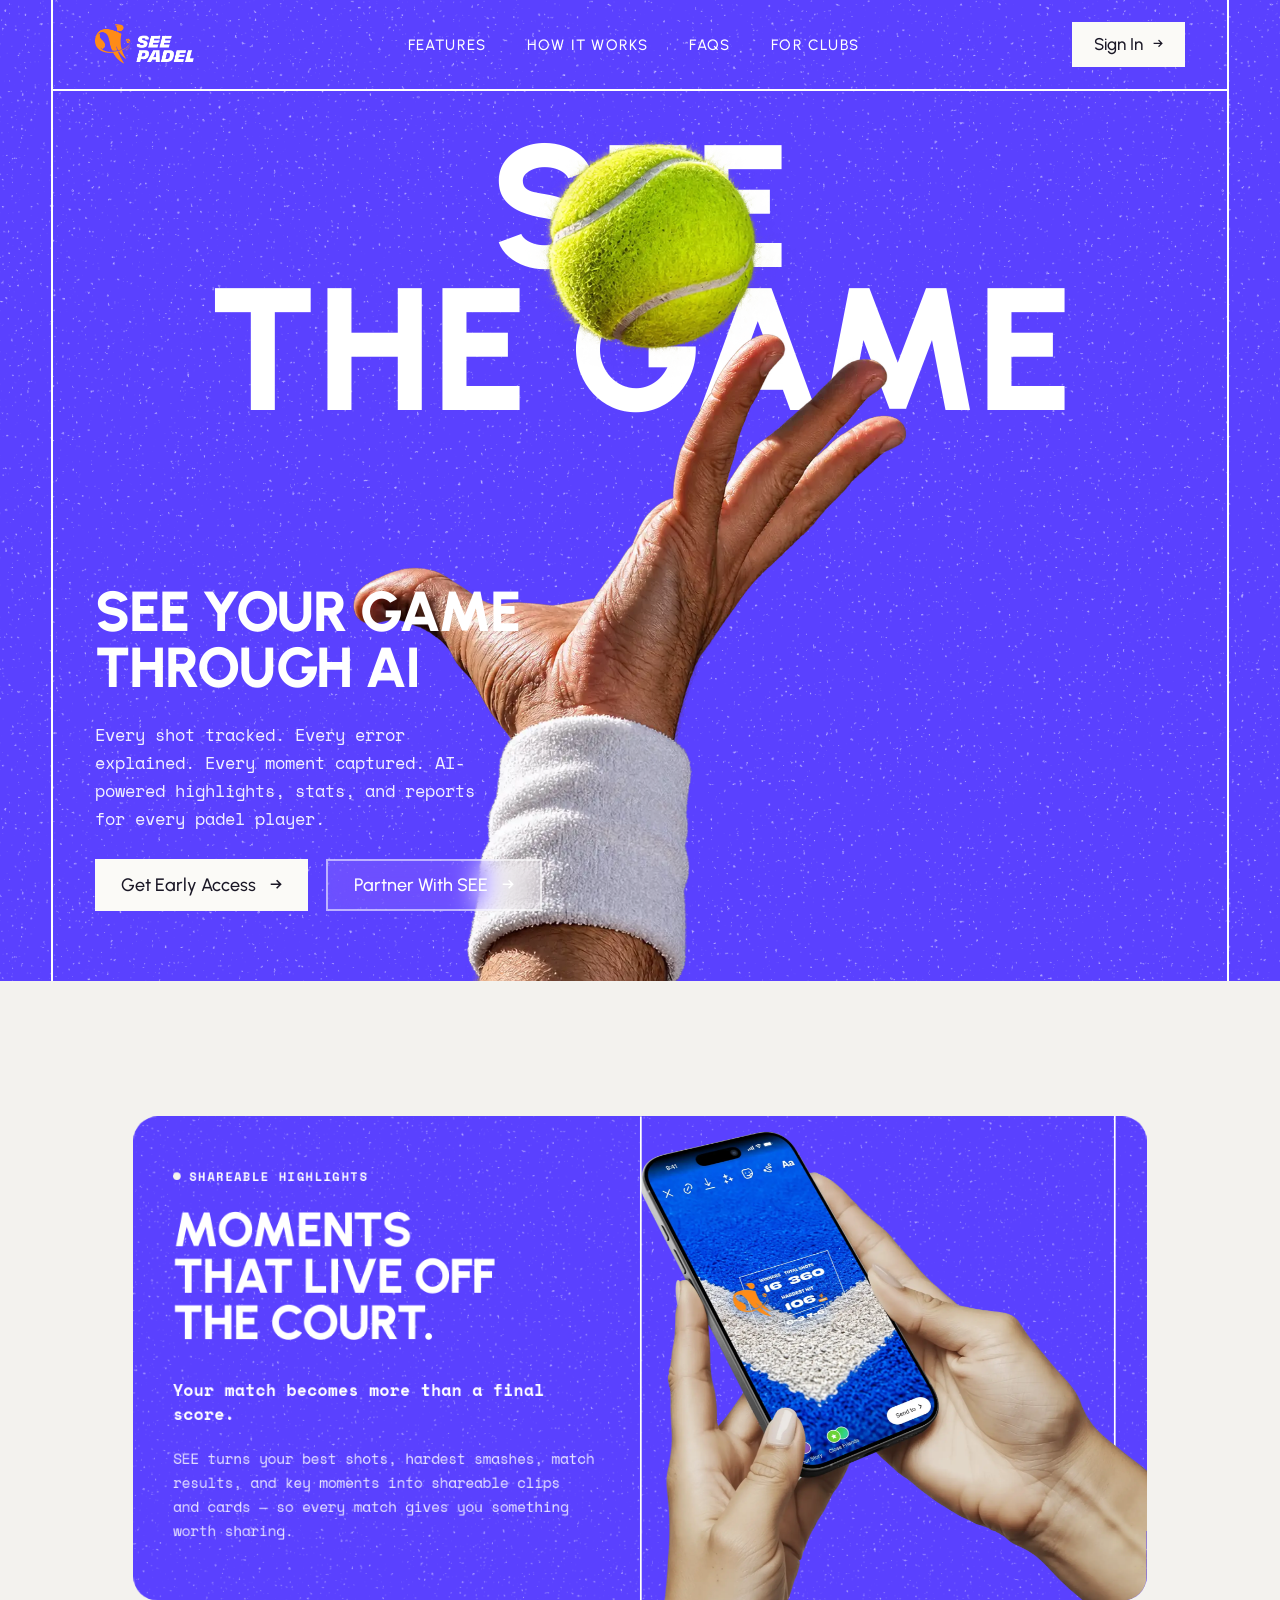
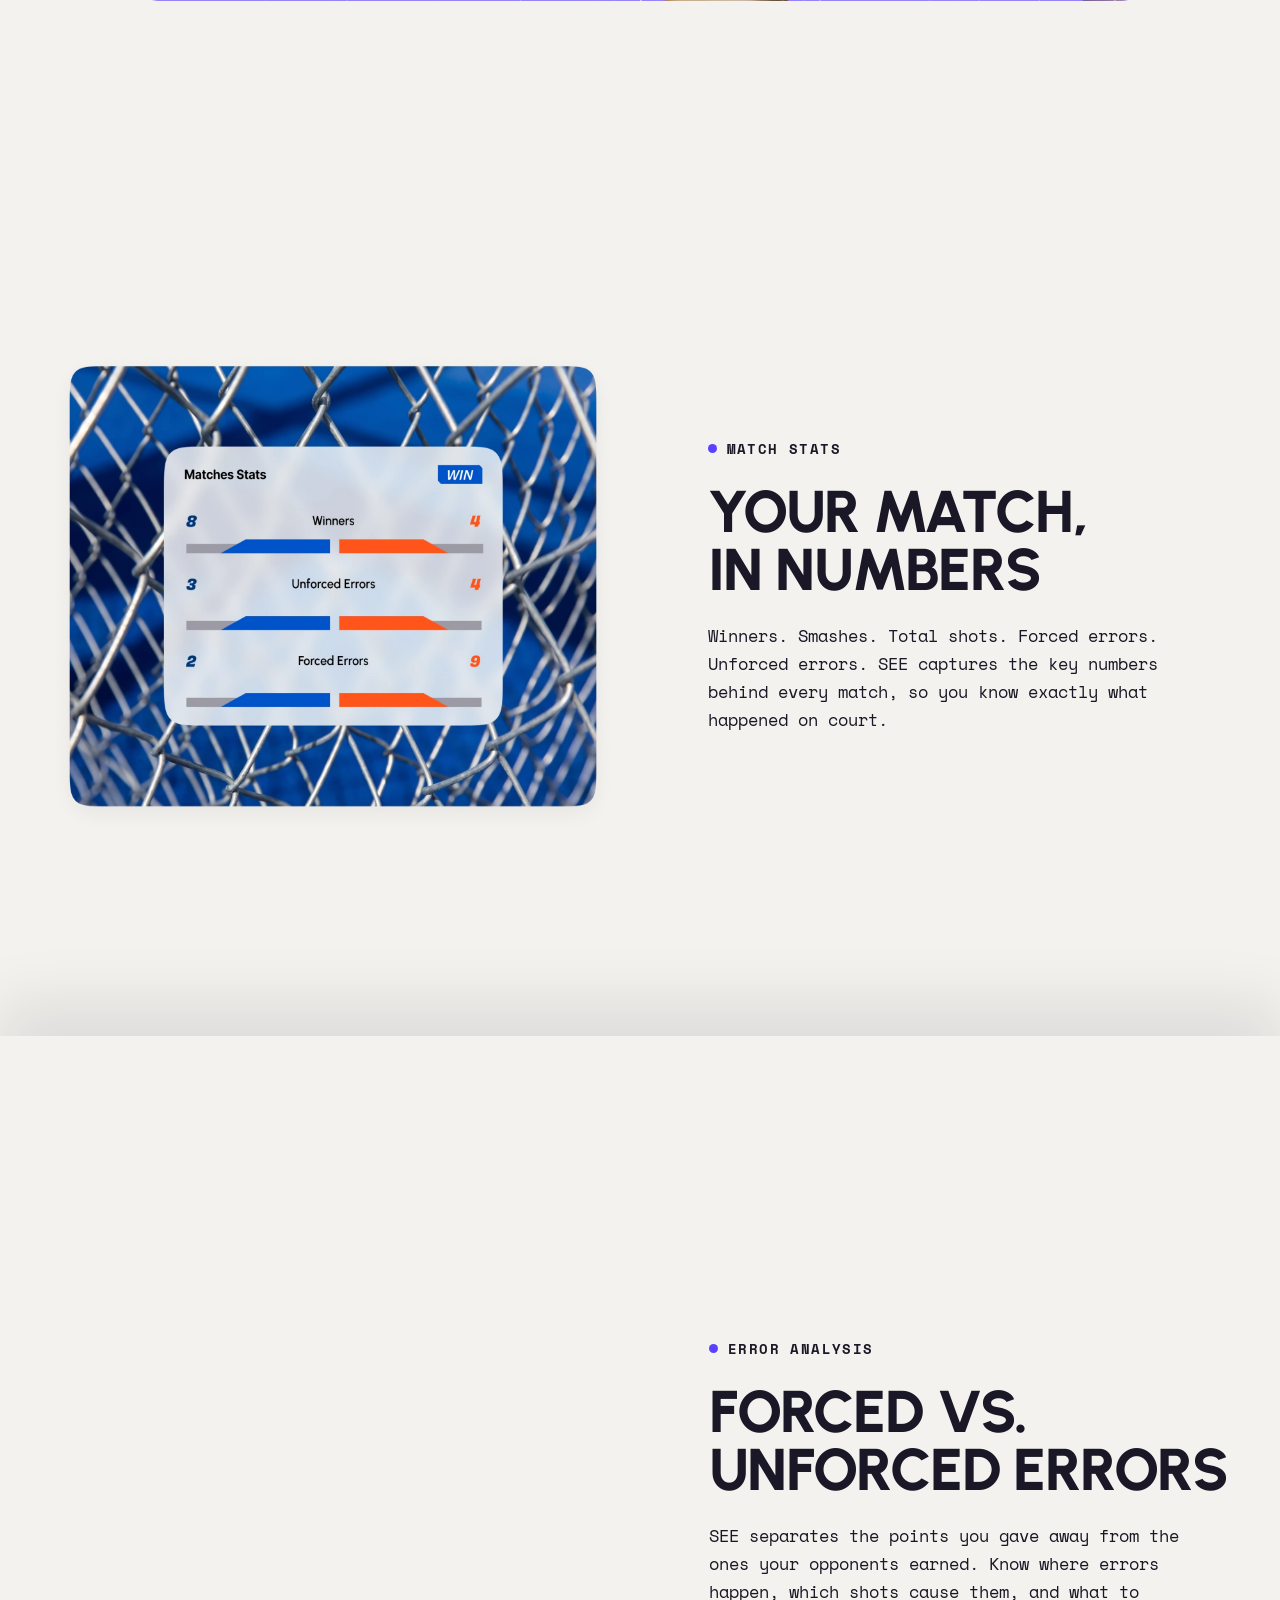
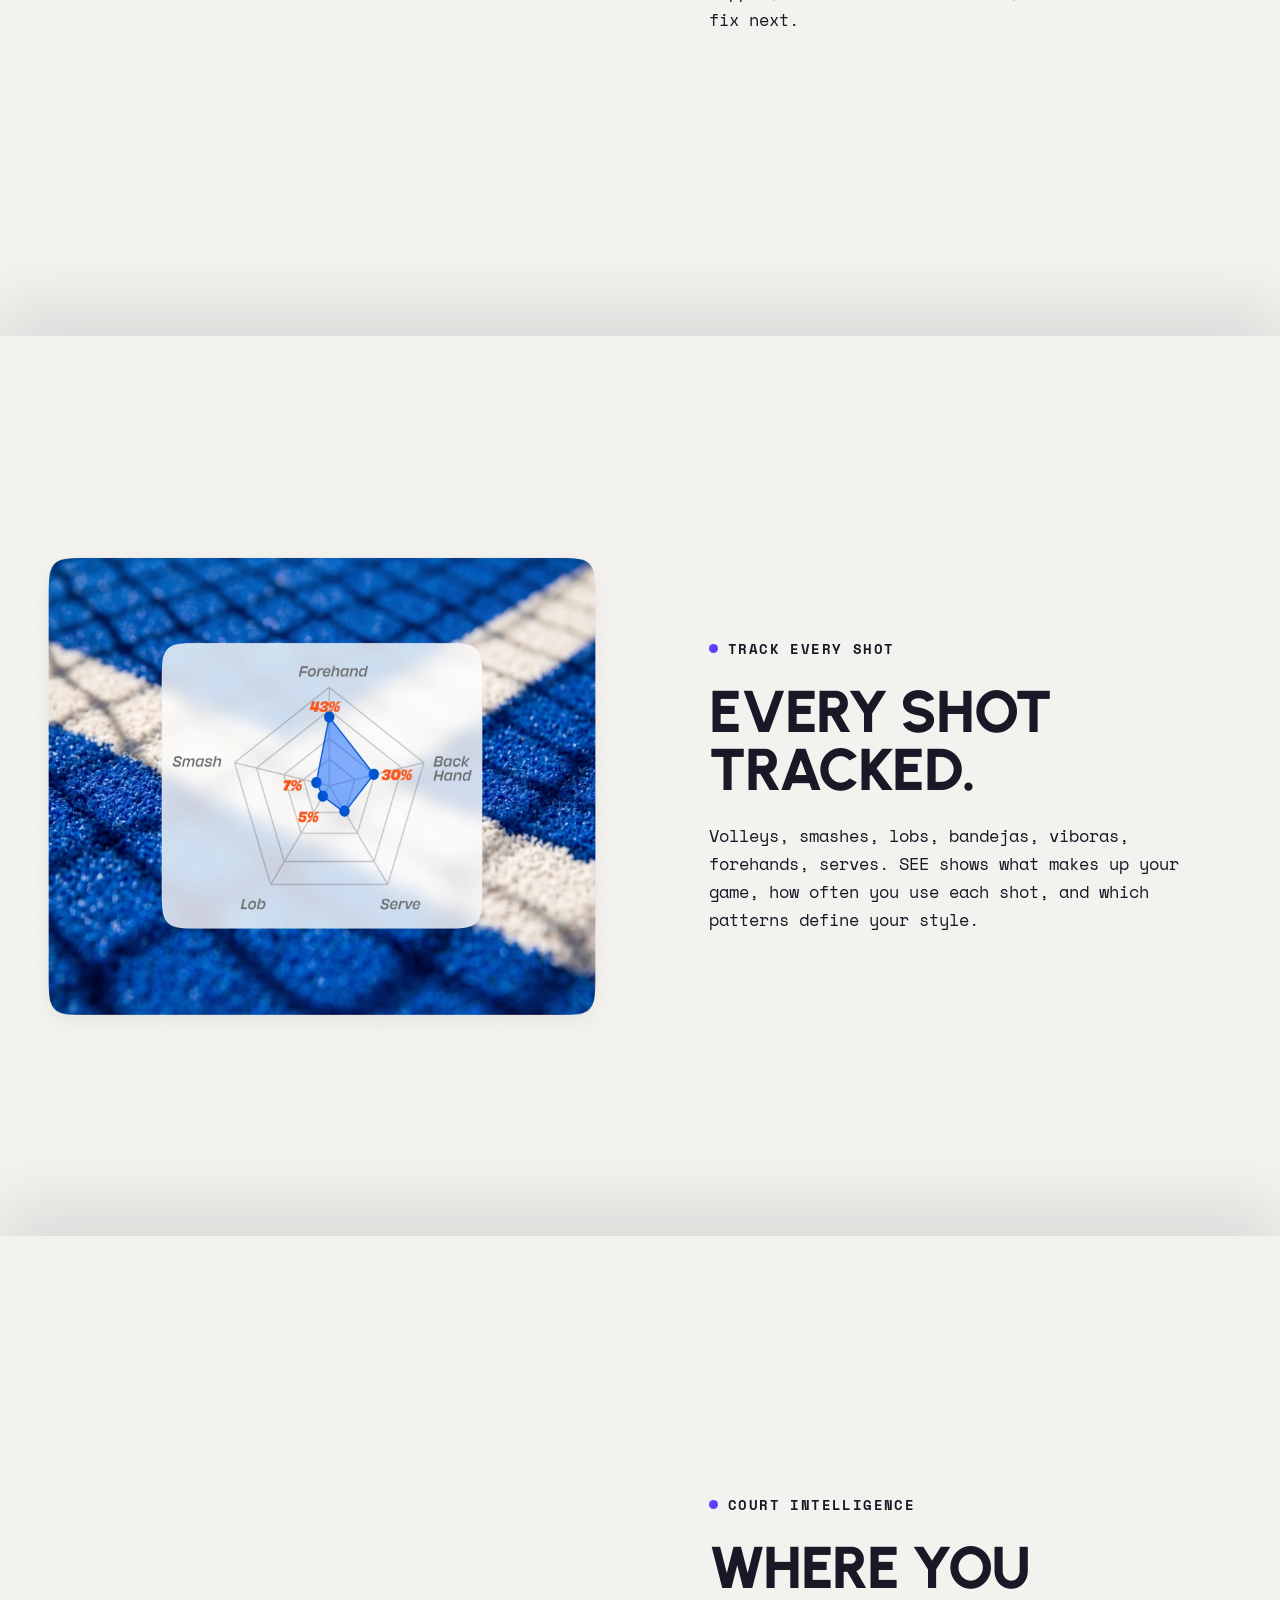
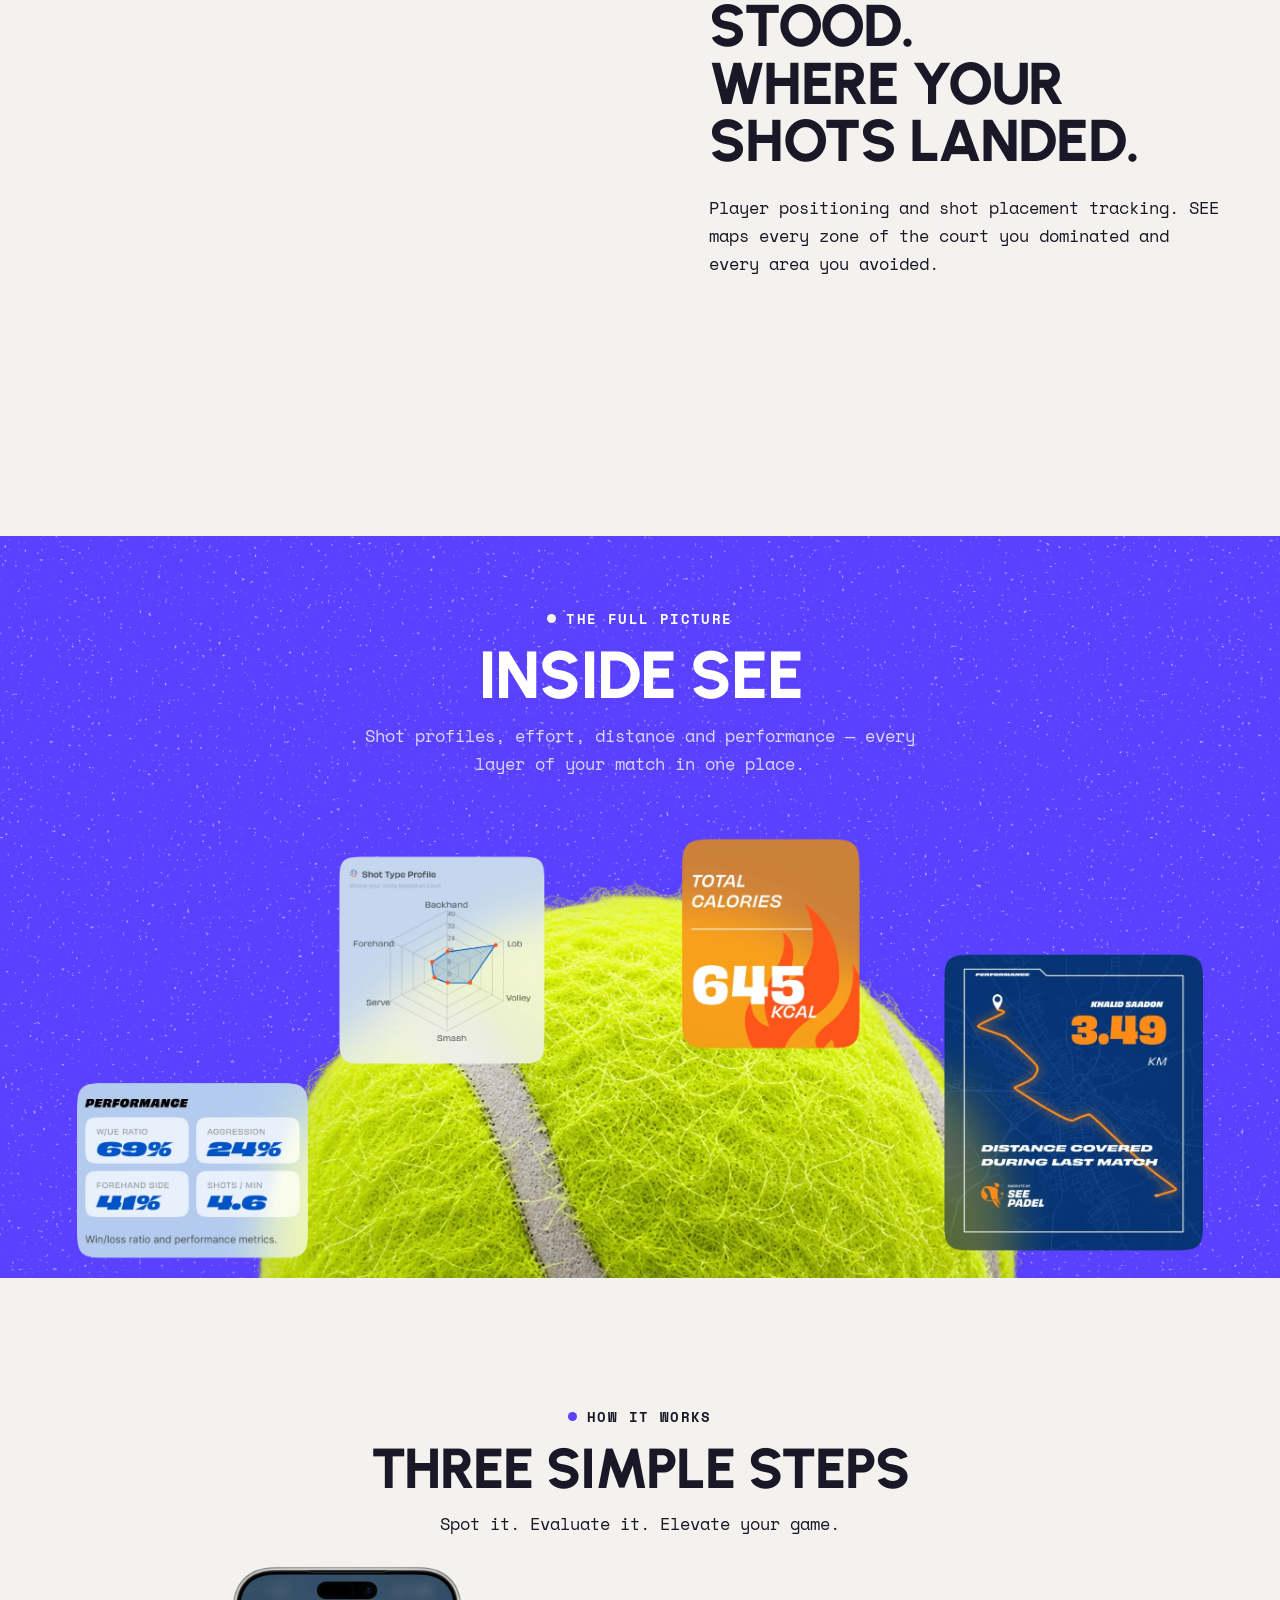
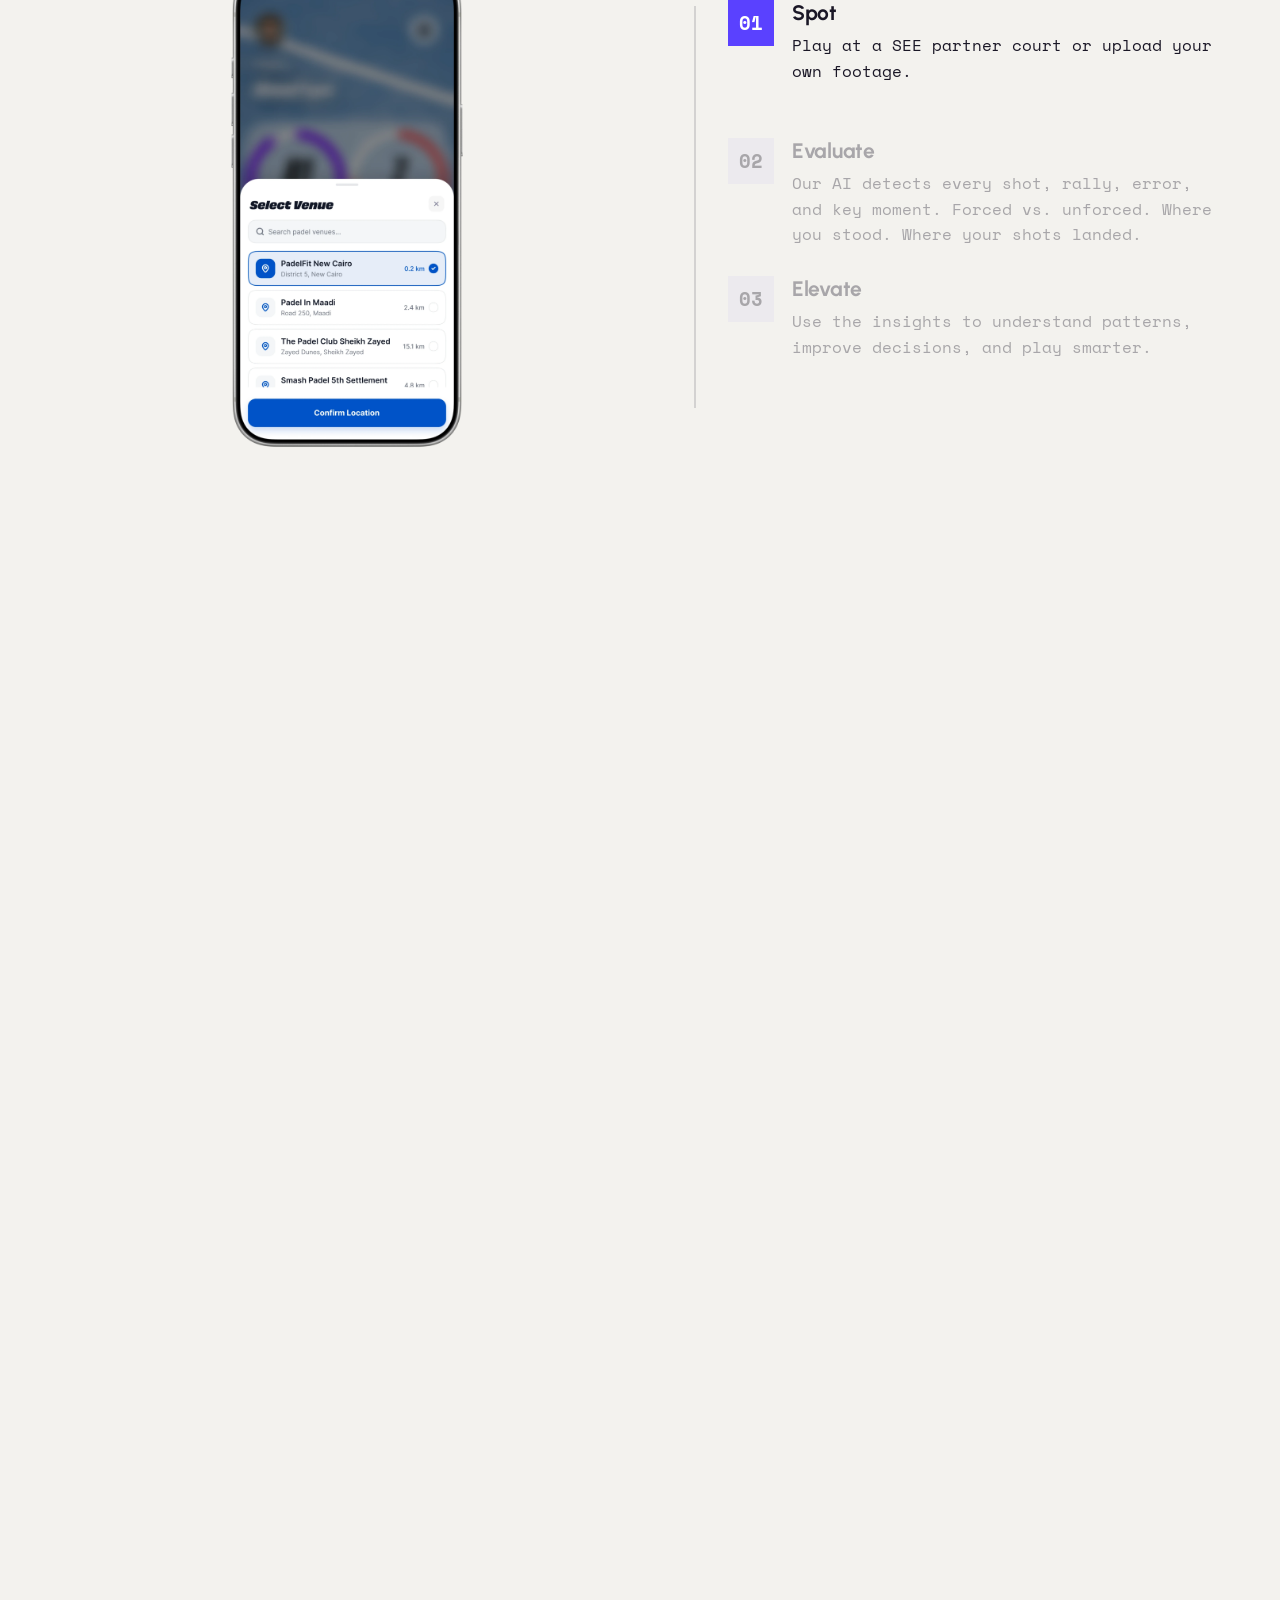
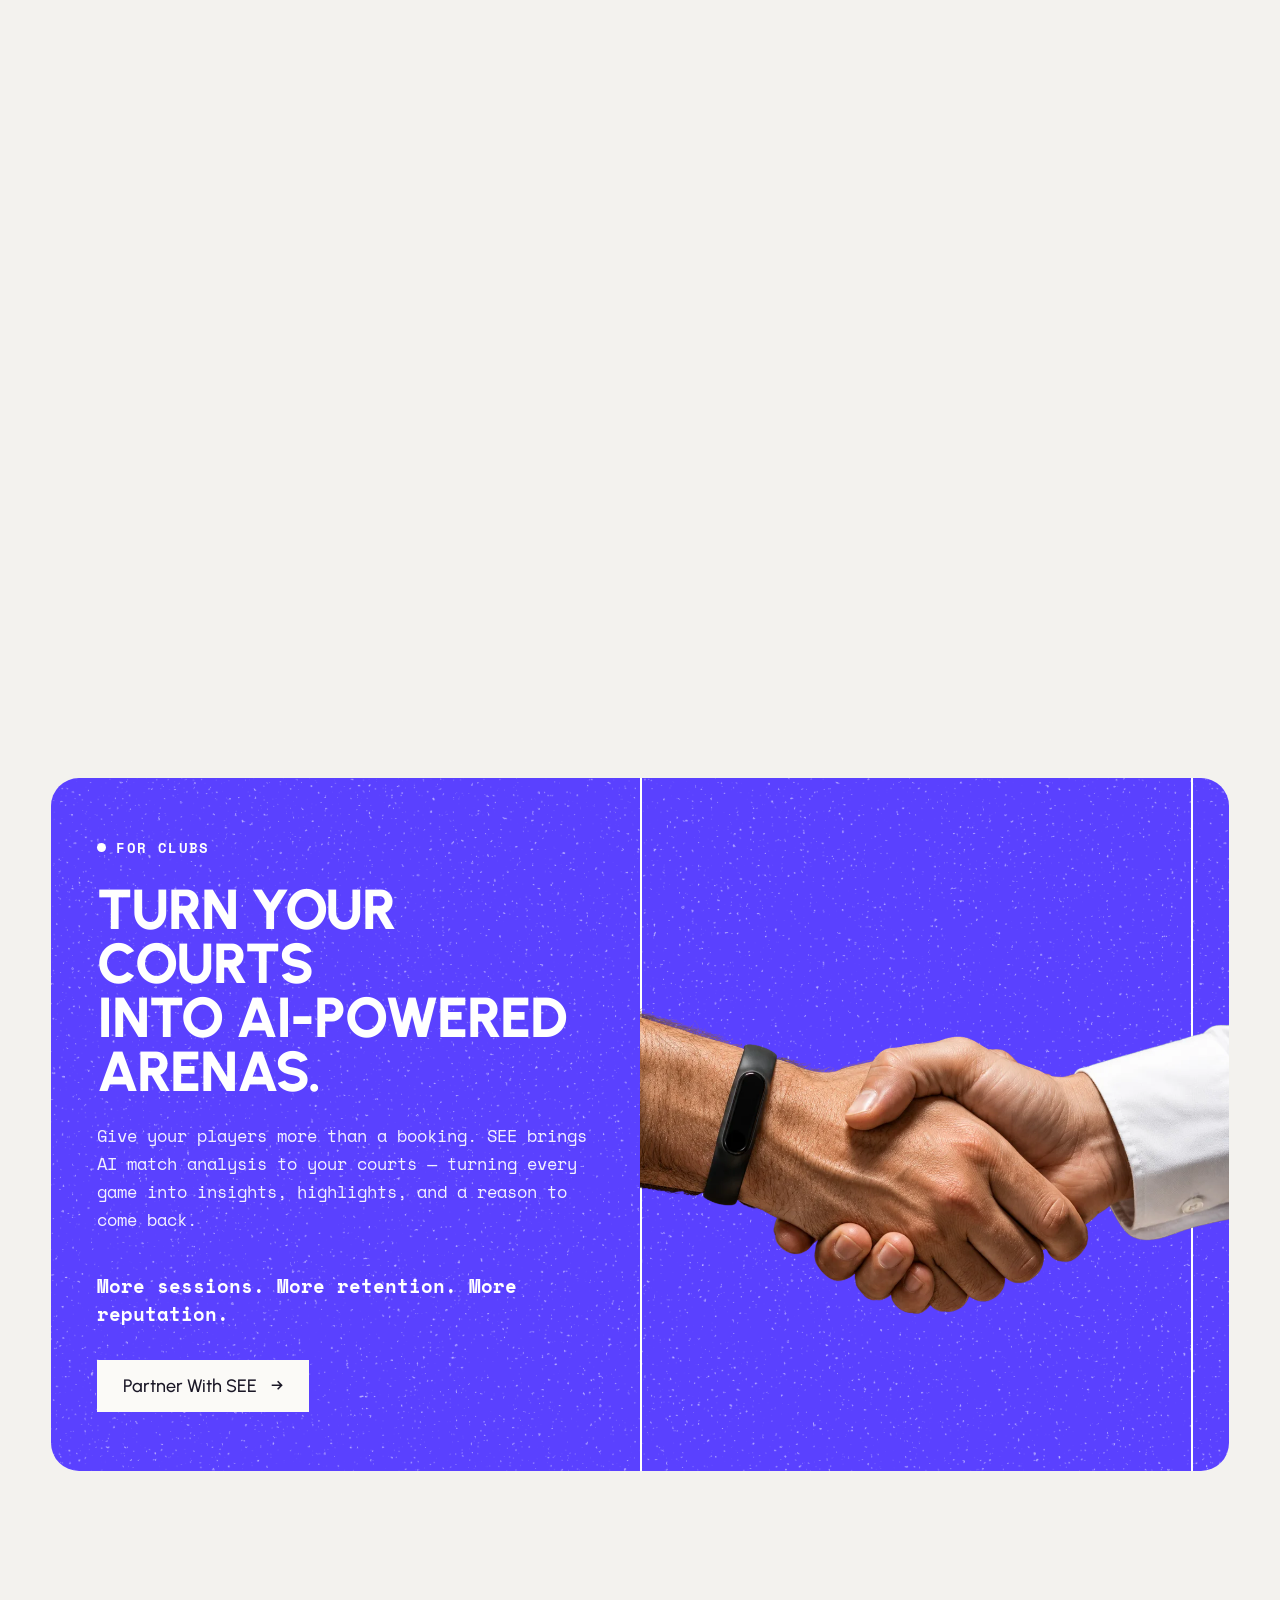
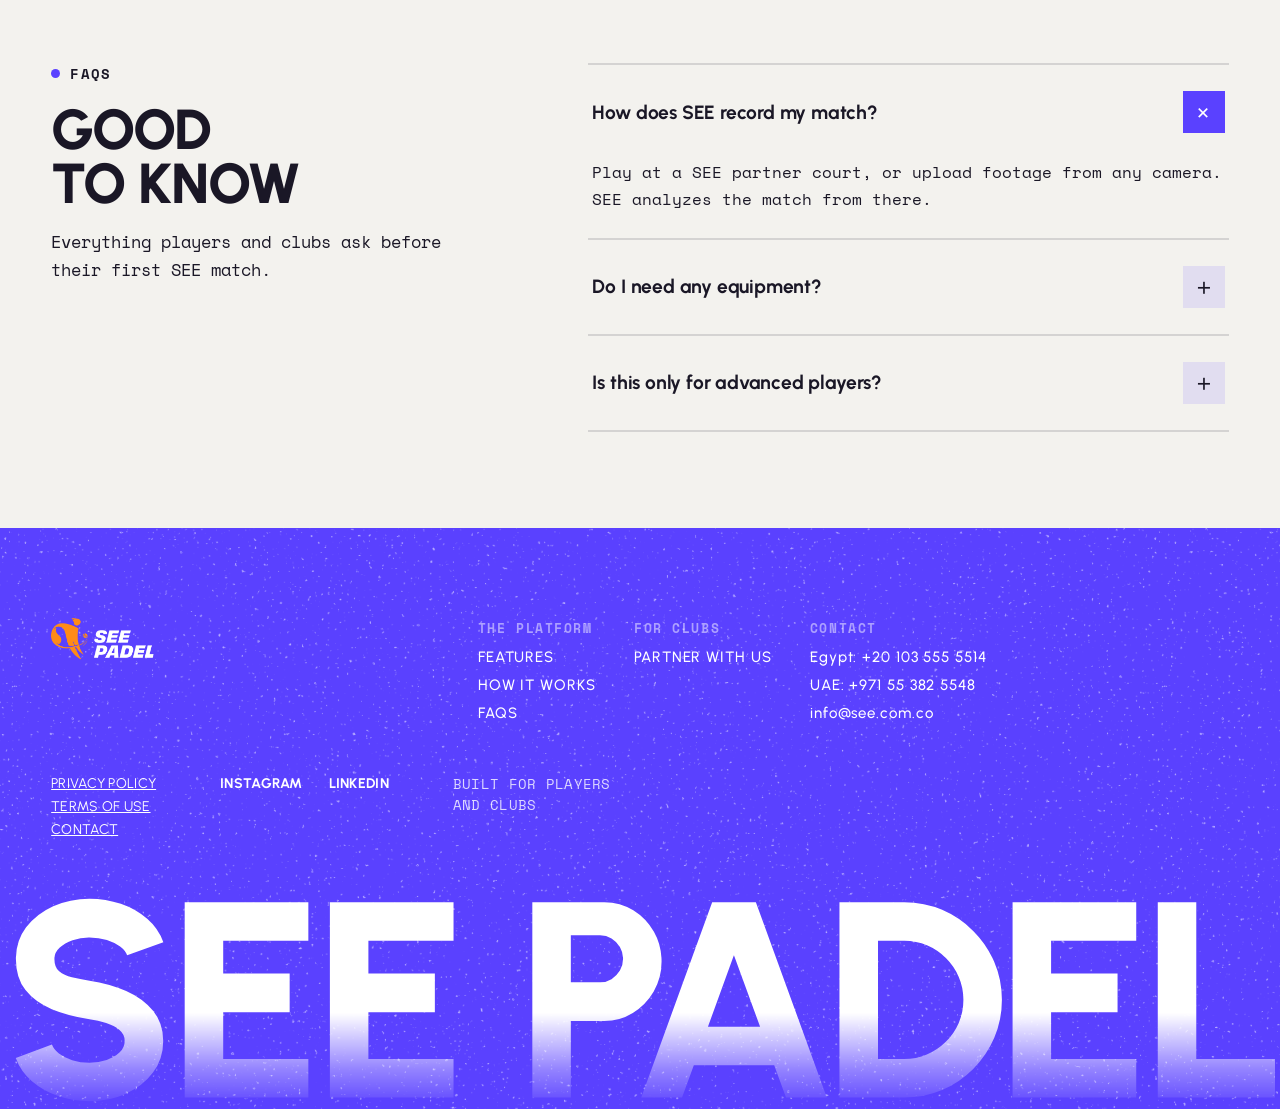
<file: index.html>
<!DOCTYPE html>
<html lang="en">
<head>
<meta charset="utf-8">
<meta name="viewport" content="width=device-width, initial-scale=1">
<title>See Padel — See your game through AI</title>
<meta name="description" content="Every shot tracked. Every error explained. Every moment captured. AI-powered highlights, stats, and reports for every padel player.">
<link rel="icon" href="./assets/logo-mark.png">
<link rel="preconnect" href="https://fonts.googleapis.com">
<link rel="preconnect" href="https://fonts.gstatic.com" crossorigin>
<link href="https://fonts.googleapis.com/css2?family=Urbanist:wght@500;600;700;800&family=Space+Mono:wght@400;700&display=swap" rel="stylesheet">
<link rel="stylesheet" href="./assets/foundation-tokens.css">
<link rel="stylesheet" href="./styles.css">
</head>
<body>

<!-- Floating menu button (appears on scroll) -->
<button data-r="fab" type="button" aria-label="Menu" style="position:fixed;top:clamp(16px,2vw,26px);right:clamp(16px,3vw,34px);z-index:70;display:flex;flex-direction:column;justify-content:center;gap:5px;width:52px;height:52px;padding:0 13px;background:rgba(255,255,255,0.10);-webkit-backdrop-filter:blur(16px) saturate(150%);backdrop-filter:blur(16px) saturate(150%);border:2px solid currentColor;color:#fff;cursor:pointer;transform:translateY(calc(-100% - clamp(16px,2vw,26px) - 14px));pointer-events:none;transition:transform 460ms cubic-bezier(0.22,1,0.36,1), border-radius 380ms cubic-bezier(0.22,1,0.36,1), color 260ms ease">
  <span style="display:block;height:2px;background:currentColor"></span>
  <span style="display:block;height:2px;background:currentColor"></span>
  <span style="display:block;height:2px;background:currentColor"></span>
</button>

<div data-r="fabmenu" data-open="false" style="position:fixed;inset:0;z-index:69;display:flex;flex-direction:column;align-items:center;justify-content:center;gap:clamp(18px,3vh,34px);background:rgba(90,65,255,0.86);-webkit-backdrop-filter:blur(22px) saturate(150%);backdrop-filter:blur(22px) saturate(150%);font-family:var(--font-body);font-weight:700;text-transform:uppercase;opacity:0;visibility:hidden;pointer-events:none;transition:opacity 320ms ease, visibility 0s linear 320ms">
  <a href="#features" data-fab-close style="font-size:clamp(30px,6vw,64px);color:#fff;line-height:1">Features</a>
  <a href="#how" data-fab-close style="font-size:clamp(30px,6vw,64px);color:#fff;line-height:1">How it works</a>
  <a href="#faqs" data-fab-close style="font-size:clamp(30px,6vw,64px);color:#fff;line-height:1">FAQs</a>
  <a href="#clubs" data-fab-close style="font-size:clamp(30px,6vw,64px);color:#fff;line-height:1">For clubs</a>
  <a href="https://tally.so/r/2Ek5Xe" target="_blank" rel="noopener" data-fab-close style="margin-top:12px;font-family:var(--font-body);font-weight:500;font-size:17px;letter-spacing:0.06em;background:var(--surface);color:var(--ink);padding:15px 26px;line-height:1">Sign In</a>
</div>

<!-- ============================ HERO ============================ -->
<section id="top" data-r="hero" style="position:sticky;top:0;z-index:0;background-color:var(--primary);padding:0 clamp(20px,4vw,72px);overflow:hidden;font-family:var(--font-body)">
  <div data-r="frame" style="animation:heroFrame 700ms ease both;position:relative;width:100%;margin:0 auto;border-left:2px solid #fff;border-right:2px solid #fff;display:flex;flex-direction:column">

    <header data-r="header" style="animation:heroDown 900ms cubic-bezier(0.22,1,0.36,1) 120ms both;display:flex;align-items:center;justify-content:space-between;gap:32px;padding:22px 42px;border-bottom:2px solid #fff">
      <div style="display:flex;align-items:center;gap:10px">
        <img data-r="logo" src="./assets/logo-mark.png" alt="See Padel" style="height:42px;width:auto;display:block">
      </div>
      <nav data-r="nav" data-open="false" style="display:flex;align-items:center;gap:clamp(22px,3.2vw,56px);font-size:15px;font-weight:500;letter-spacing:0.08em;text-transform:uppercase;color:#fff;white-space:nowrap">
        <a href="#features" data-nav-close>Features</a>
        <a href="#how" data-nav-close>How it works</a>
        <a href="#faqs" data-nav-close>FAQs</a>
        <a href="#clubs" data-nav-close>For clubs</a>
      </nav>
      <div style="display:flex;align-items:center;gap:12px">
        <a data-r="signin" href="https://tally.so/r/2Ek5Xe" target="_blank" rel="noopener" style="display:inline-flex;align-items:center;gap:10px;background:var(--surface);color:var(--ink);padding:14px 22px;font-size:17px;font-weight:500;line-height:1;white-space:nowrap">Sign In <span style="font-size:15px">&rarr;</span></a>
        <button data-r="burger" type="button" aria-label="Menu" style="display:none;flex-direction:column;justify-content:center;gap:5px;width:46px;height:46px;padding:0 11px;background:transparent;border:2px solid #fff;cursor:pointer">
          <span style="display:block;height:2px;background:#fff"></span>
          <span style="display:block;height:2px;background:#fff"></span>
          <span style="display:block;height:2px;background:#fff"></span>
        </button>
      </div>
    </header>

    <div data-r="body" style="position:relative;min-height:890px;display:flex;flex-direction:column;justify-content:space-between;gap:clamp(40px,7vh,110px);padding:clamp(24px,5vh,64px) 42px 70px">

      <div data-r="head" style="position:relative;z-index:1;display:flex;flex-direction:column;align-items:center;font-family:var(--font-body);font-weight:800;text-transform:uppercase;color:#fff;letter-spacing:-0.03em;line-height:0.82;pointer-events:none">
        <div data-r="line" style="animation:heroLeft 1100ms cubic-bezier(0.22,1,0.36,1) 300ms both;font-size:min(13.6vw,25vh,240px)">See</div>
        <div data-r="line" style="animation:heroRight 1100ms cubic-bezier(0.22,1,0.36,1) 420ms both;font-size:min(13.6vw,25vh,240px);white-space:nowrap">The Game</div>
      </div>

      <img data-r="hand" src="./assets/hero.webp" alt="Hand tossing a padel ball" style="animation:heroHand 1300ms cubic-bezier(0.22,1,0.36,1) 480ms both;position:absolute;left:50%;transform:translateX(-50%);top:auto;bottom:0;width:796px;height:849px;max-height:100%;object-fit:contain;object-position:bottom center;z-index:2;pointer-events:none">

      <div data-r="copy" style="animation:heroUp 1000ms cubic-bezier(0.22,1,0.36,1) 700ms both;position:relative;z-index:3;max-width:640px;display:flex;flex-direction:column;gap:26px">
        <h1 style="margin:0;font-family:var(--font-body);font-weight:800;font-size:clamp(34px,4.4vw,62px);line-height:0.98;letter-spacing:-0.02em;text-transform:uppercase;color:#fff">See your game<br>through <span style="color:#fff">AI</span></h1>
        <p data-r="para" style="margin:0;max-width:390px;font-size:17px;line-height:1.65;color:rgba(255,255,255,0.92);font-family:var(--font-mono);text-wrap:pretty">Every shot tracked. Every error explained. Every moment captured. AI-powered highlights, stats, and reports for every padel player.</p>
        <div data-r="cta" style="display:flex;flex-wrap:wrap;gap:18px">
          <a class="is-primary" href="https://tally.so/r/2Ek5Xe" target="_blank" rel="noopener" style="display:inline-flex;align-items:center;gap:14px;background:var(--surface);color:var(--ink);padding:17px 26px;font-size:18px;font-weight:500;line-height:1">Get Early Access <span>&rarr;</span></a>
          <a class="is-ghost" href="mailto:info@see.com.co?subject=Partner%20with%20SEE" style="display:inline-flex;align-items:center;gap:14px;background:rgba(255,255,255,0.10);-webkit-backdrop-filter:blur(14px) saturate(140%);backdrop-filter:blur(14px) saturate(140%);color:#fff;border:2px solid rgba(255,255,255,0.55);padding:15px 26px;font-size:18px;font-weight:500;line-height:1">Partner With SEE <span>&rarr;</span></a>
        </div>
      </div>
    </div>
  </div>
</section>

<!-- ==================== SHAREABLE HIGHLIGHTS ==================== -->
<section style="position:relative;z-index:1;background:var(--paper);padding:96px clamp(20px,4vw,72px);font-family:var(--font-body)">
  <div data-r="hl" style="position:relative;width:100%;margin:0 auto;display:grid;grid-template-columns:1fr 1fr;align-items:stretch;border-radius:var(--r-card);overflow:hidden;background-color:var(--primary);background-image:url('./assets/bg-noise.png');background-size:1150px auto;background-repeat:repeat;background-position:top center">

    <div style="display:flex;flex-direction:column;gap:24px;padding:clamp(40px,4.6vw,86px) clamp(28px,3.6vw,72px)">
      <div style="display:flex;align-items:center;gap:10px;color:#fff;font-size:14px;font-weight:700;letter-spacing:0.1em;text-transform:uppercase;font-family:var(--font-mono)">
        <span style="width:9px;height:9px;border-radius:50%;background:var(--paper)"></span>Shareable Highlights
      </div>
      <h2 data-r="hl-h2" style="margin:0;font-family:var(--font-body);font-weight:800;font-size:clamp(40px,4.4vw,66px);line-height:0.96;letter-spacing:-0.02em;text-transform:uppercase;color:#fff">Moments<br>that live off<br>the <span style="color:#fff">court.</span></h2>
      <p style="margin:14px 0 0;font-size:19px;font-weight:700;color:#fff;font-family:var(--font-mono)">Your match becomes more than a final score.</p>
      <p style="margin:0;max-width:520px;font-size:17px;line-height:1.65;color:rgba(255,255,255,0.86);font-family:var(--font-mono);text-wrap:pretty">SEE turns your best shots, hardest smashes, match results, and key moments into shareable clips and cards &mdash; so every match gives you something worth sharing.</p>
    </div>

    <div data-r="hl-card" style="position:relative;min-height:clamp(420px,44vw,700px);overflow:hidden">
      <div data-r="hl-divider" style="position:absolute;top:0;bottom:0;left:0;width:2px;background:#fff;z-index:3"></div>
      <div data-r="hl-courtline" style="position:absolute;top:0;bottom:0;right:6%;width:2px;background:#fff;z-index:1"></div>
      <img id="seepadel-hl-mockup" data-r="hl-mockup-slot" src="./assets/share-mockup.webp" loading="lazy" decoding="async" alt="Hands holding a phone sharing a padel match highlight" style="position:absolute;inset:1px 0 0 30px;width:100%;height:100%;object-fit:cover;object-position:center top;z-index:2;transform:translateY(23.4px) scale(1.1);will-change:transform">
    </div>
  </div>
</section>

<!-- ======================== FEATURES ========================= -->
<div id="features" data-r="stack" style="position:relative;z-index:1;background:var(--paper);overflow:visible">

  <section data-r="feat" style="position:sticky;top:0;min-height:100vh;display:grid;grid-template-columns:1.15fr minmax(320px,1fr);align-items:center;gap:60px;background:var(--paper);padding:96px 72px;font-family:var(--font-body)">
    <div data-r="feat-card" data-r-keep-aspect="true" style="position:relative;width:100%;aspect-ratio:1.309 / 1;overflow:visible">
      <img src="./assets/feat-match-stats-sm.webp" loading="lazy" decoding="async" alt="Match stats card over a padel court fence" style="position:absolute;top:-4.60%;left:-4.69%;display:block;width:109.39%;height:112.28%;object-fit:fill">
      <img data-r="feat-img-m" src="./assets/feat1-mobile-sm.webp" loading="lazy" decoding="async" alt="Match stats card over a padel court fence" style="display:none">
    </div>
    <div style="display:flex;flex-direction:column;gap:24px;max-width:620px">
      <div style="display:flex;align-items:center;gap:10px;color:var(--ink);font-size:14px;font-weight:700;letter-spacing:0.1em;text-transform:uppercase;font-family:var(--font-mono)">
        <span style="width:9px;height:9px;border-radius:50%;background:var(--primary)"></span>Match Stats
      </div>
      <h2 data-r="feat-h2" style="margin:0;font-family:var(--font-body);font-weight:800;font-size:clamp(40px,4.6vw,68px);line-height:0.98;letter-spacing:-0.02em;text-transform:uppercase;color:var(--ink)">Your match,<br>in <span style="color:var(--ink)">numbers</span></h2>
      <p style="margin:0;max-width:540px;font-size:17px;line-height:1.65;color:var(--ink);font-family:var(--font-mono);text-wrap:pretty">Winners. Smashes. Total shots. Forced errors. Unforced errors. SEE captures the key numbers behind every match, so you know exactly what happened on court.</p>
    </div>
  </section>

  <section data-r="feat" style="position:sticky;top:0;min-height:100vh;display:grid;grid-template-columns:1.15fr minmax(320px,1fr);align-items:center;gap:60px;background:var(--paper);padding:96px clamp(20px,4vw,72px);box-shadow:0 -30px 60px rgba(26,23,38,0.10);font-family:var(--font-body)">
    <div data-r="feat-card" data-r-keep-aspect="true" style="position:relative;width:100%;aspect-ratio:1.309 / 1;overflow:visible">
      <img src="./assets/feat-error-analysis-sm.webp" loading="lazy" decoding="async" alt="Error breakdown card over a padel court with racket and balls" style="position:absolute;top:-4.60%;left:-4.69%;display:block;width:109.39%;height:112.28%;object-fit:fill">
      <img data-r="feat-img-m" src="./assets/feat2-mobile-sm.webp" loading="lazy" decoding="async" alt="Error breakdown card over a padel court with racket and balls" style="display:none">
    </div>
    <div style="display:flex;flex-direction:column;gap:24px;max-width:620px">
      <div style="display:flex;align-items:center;gap:10px;color:var(--ink);font-size:14px;font-weight:700;letter-spacing:0.1em;text-transform:uppercase;font-family:var(--font-mono)">
        <span style="width:9px;height:9px;border-radius:50%;background:var(--primary)"></span>Error Analysis
      </div>
      <h2 data-r="feat-h2" style="margin:0;font-family:var(--font-body);font-weight:800;font-size:clamp(40px,4.6vw,68px);line-height:0.98;letter-spacing:-0.02em;text-transform:uppercase;color:var(--ink)">Forced vs.<br>unforced <span style="color:var(--ink)">errors</span></h2>
      <p style="margin:0;max-width:540px;font-size:17px;line-height:1.65;color:var(--ink);font-family:var(--font-mono);text-wrap:pretty">SEE separates the points you gave away from the ones your opponents earned. Know where errors happen, which shots cause them, and what to fix next.</p>
    </div>
  </section>

  <section data-r="feat" style="position:sticky;top:0;min-height:100vh;display:grid;grid-template-columns:1.15fr minmax(320px,1fr);align-items:center;gap:60px;background:var(--paper);padding:96px clamp(20px,4vw,72px);box-shadow:0 -30px 60px rgba(26,23,38,0.10);font-family:var(--font-body)">
    <div data-r="feat-card" data-r-keep-aspect="true" style="position:relative;width:100%;aspect-ratio:1.309 / 1;overflow:visible">
      <img src="./assets/feat-shot-type-sm.webp" loading="lazy" decoding="async" alt="Shot type radar chart card over a padel court" style="position:absolute;top:-4.60%;left:-4.69%;display:block;width:109.39%;height:112.28%;object-fit:fill">
      <img data-r="feat-img-m" src="./assets/feat3-mobile-sm.webp" loading="lazy" decoding="async" alt="Shot type radar chart card over a padel court" style="display:none">
    </div>
    <div style="display:flex;flex-direction:column;gap:24px;max-width:620px">
      <div style="display:flex;align-items:center;gap:10px;color:var(--ink);font-size:14px;font-weight:700;letter-spacing:0.1em;text-transform:uppercase;font-family:var(--font-mono)">
        <span style="width:9px;height:9px;border-radius:50%;background:var(--primary)"></span>Track every shot
      </div>
      <h2 data-r="feat-h2" style="margin:0;font-family:var(--font-body);font-weight:800;font-size:clamp(40px,4.6vw,68px);line-height:0.98;letter-spacing:-0.02em;text-transform:uppercase;color:var(--ink)">Every shot<br><span style="color:var(--ink)">tracked.</span></h2>
      <p style="margin:0;max-width:540px;font-size:17px;line-height:1.65;color:var(--ink);font-family:var(--font-mono);text-wrap:pretty">Volleys, smashes, lobs, bandejas, viboras, forehands, serves. SEE shows what makes up your game, how often you use each shot, and which patterns define your style.</p>
    </div>
  </section>

  <section data-r="feat" style="position:sticky;top:0;min-height:100vh;display:grid;grid-template-columns:1.15fr minmax(320px,1fr);align-items:center;gap:60px;background:var(--paper);padding:96px clamp(20px,4vw,72px);box-shadow:0 -30px 60px rgba(26,23,38,0.10);font-family:var(--font-body)">
    <div data-r="feat-card" data-r-keep-aspect="true" style="position:relative;width:100%;aspect-ratio:1.309 / 1;overflow:visible">
      <img src="./assets/feat-heatmap-sm.webp" loading="lazy" decoding="async" alt="Court heatmap card showing player positioning zones" style="position:absolute;top:-4.60%;left:-4.69%;display:block;width:109.39%;height:112.28%;object-fit:fill">
      <img data-r="feat-img-m" src="./assets/feat4-mobile-sm.webp" loading="lazy" decoding="async" alt="Court heatmap card showing player positioning zones" style="display:none">
    </div>
    <div style="display:flex;flex-direction:column;gap:24px;max-width:620px">
      <div style="display:flex;align-items:center;gap:10px;color:var(--ink);font-size:14px;font-weight:700;letter-spacing:0.1em;text-transform:uppercase;font-family:var(--font-mono)">
        <span style="width:9px;height:9px;border-radius:50%;background:var(--primary)"></span>Court Intelligence
      </div>
      <h2 data-r="feat-h2" style="margin:0;font-family:var(--font-body);font-weight:800;font-size:clamp(40px,4.6vw,68px);line-height:0.98;letter-spacing:-0.02em;text-transform:uppercase;color:var(--ink)">Where you stood.<br>Where your shots <span style="color:var(--ink)">landed.</span></h2>
      <p style="margin:0;max-width:540px;font-size:17px;line-height:1.65;color:var(--ink);font-family:var(--font-mono);text-wrap:pretty">Player positioning and shot placement tracking. SEE maps every zone of the court you dominated and every area you avoided.</p>
    </div>
  </section>

  <section data-r="inside" style="position:relative;overflow:hidden;background-color:var(--primary);background-image:url('./assets/bg-noise.png');background-size:1150px auto;background-repeat:repeat;background-position:top center;padding:clamp(64px,8vh,110px) 0 0;font-family:var(--font-body)">
    <div style="display:flex;flex-direction:column;align-items:center;gap:14px;text-align:center;padding:0 clamp(20px,4vw,72px)">
      <div style="display:flex;align-items:center;gap:10px;color:#fff;font-size:14px;font-weight:700;letter-spacing:0.1em;text-transform:uppercase;font-family:var(--font-mono)">
        <span style="width:9px;height:9px;border-radius:50%;background:var(--paper)"></span>The full picture
      </div>
      <h2 data-r="inside-h2" style="margin:0;font-family:var(--font-body);font-weight:800;font-size:clamp(38px,5.2vw,76px);line-height:0.98;letter-spacing:-0.02em;text-transform:uppercase;color:#fff">Inside SEE</h2>
      <p style="margin:0;max-width:560px;font-size:17px;line-height:1.6;color:rgba(255,255,255,0.78);font-family:var(--font-mono);text-wrap:pretty">Shot profiles, effort, distance and performance &mdash; every layer of your match in one place.</p>
    </div>
    <img data-r="inside-img" src="./assets/inside-see-sm.webp" loading="lazy" decoding="async" alt="Padel ball surrounded by SEE stat cards: shot type profile, total calories, distance covered and performance metrics" style="display:block;width:88%;max-width:1500px;height:auto;margin:clamp(40px,6vh,84px) auto 0">
    <img data-r="inside-img-m" src="./assets/inside-see-mobile.webp" loading="lazy" decoding="async" alt="Padel ball surrounded by SEE stat cards on mobile" style="display:none">
  </section>
</div>

<!-- ======================= HOW IT WORKS ======================= -->
<section id="how" data-r="steps-wrap" style="position:relative;height:300vh;background:var(--paper);font-family:var(--font-body)">
  <div data-r="steps" style="position:sticky;top:0;height:100svh;display:flex;flex-direction:column;justify-content:center;gap:clamp(20px,3vh,40px);padding:clamp(28px,4.5vh,64px) clamp(20px,4vw,72px);overflow:hidden">

    <div style="display:flex;flex-direction:column;align-items:center;gap:14px;text-align:center">
      <div style="display:flex;align-items:center;gap:10px;color:var(--ink);font-size:14px;font-weight:700;letter-spacing:0.1em;text-transform:uppercase;font-family:var(--font-mono)">
        <span style="width:9px;height:9px;border-radius:50%;background:var(--primary)"></span>How it works
      </div>
      <h2 data-r="steps-h2" style="margin:0;font-family:var(--font-body);font-weight:800;font-size:clamp(38px,4.4vw,64px);line-height:0.98;letter-spacing:-0.02em;text-transform:uppercase;color:var(--ink)">Three simple steps</h2>
      <p style="margin:0;max-width:560px;font-size:17px;line-height:1.6;color:var(--ink);font-family:var(--font-mono);text-wrap:pretty">Spot it. Evaluate it. Elevate your game.</p>
    </div>

    <div data-r="steps-grid" style="display:grid;grid-template-columns:1.05fr minmax(320px,0.95fr);align-items:center;gap:clamp(28px,4vw,72px);width:100%;min-height:0">

      <div data-r="steps-media" style="position:relative;width:100%;height:min(64svh,calc(100vw * 0.38))">
        <img src="./assets/step1-sm.webp" loading="lazy" decoding="async" alt="Selecting a padel venue in the SEE app" data-r="step-img" data-step="0" style="position:absolute;inset:0;width:100%;height:100%;object-fit:contain;transition:opacity 480ms ease">
        <img src="./assets/step2-sm.webp" loading="lazy" decoding="async" alt="Live match stats and shot map in the SEE app" data-r="step-img" data-step="1" style="position:absolute;inset:0;width:100%;height:100%;object-fit:contain;opacity:0;transition:opacity 480ms ease">
        <img src="./assets/step3-sm.webp" loading="lazy" decoding="async" alt="Player dashboard with wins, shot totals and error breakdown in the SEE app" data-r="step-img" data-step="2" style="position:absolute;inset:0;width:100%;height:100%;object-fit:contain;opacity:0;transition:opacity 480ms ease">
      </div>

      <div data-r="steps-list" style="position:relative;display:flex;flex-direction:column;justify-content:space-between;height:clamp(360px,46vh,520px);gap:0;padding-left:34px">
        <div style="position:absolute;left:0;top:6px;bottom:6px;width:2px;background:rgba(26,23,38,0.14)"></div>
        <div data-r="steps-rail" style="position:absolute;left:0;top:6px;width:2px;height:0;background:var(--primary);transition:height 420ms ease"></div>

        <div data-r="step" data-step="0" style="flex:1 1 0;min-height:0;align-items:flex-start;display:flex;gap:18px;opacity:1;transition:opacity 380ms ease">
          <div data-r="step-num" style="flex:0 0 auto;width:46px;height:46px;display:grid;place-items:center;font-family:var(--font-mono);font-weight:700;font-size:19px;color:#fff;background:var(--primary)">01</div>
          <div style="display:flex;flex-direction:column;gap:8px">
            <h3 style="margin:0;font-size:21px;font-weight:700;letter-spacing:-0.01em;color:var(--ink)">Spot</h3>
            <p style="margin:0;max-width:440px;font-size:16px;line-height:1.6;color:var(--ink);font-family:var(--font-mono);text-wrap:pretty">Play at a SEE partner court or upload your own footage.</p>
          </div>
          <img src="./assets/step1-sm.webp" loading="lazy" decoding="async" alt="Selecting a padel venue in the SEE app" data-r="step-media" style="display:none">
        </div>

        <div data-r="step" data-step="1" style="flex:1 1 0;min-height:0;align-items:flex-start;display:flex;gap:18px;opacity:0.42;transition:opacity 380ms ease">
          <div data-r="step-num" style="flex:0 0 auto;width:46px;height:46px;display:grid;place-items:center;font-family:var(--font-mono);font-weight:700;font-size:19px;color:var(--ink);background:var(--settled-bg)">02</div>
          <div style="display:flex;flex-direction:column;gap:8px">
            <h3 style="margin:0;font-size:21px;font-weight:700;letter-spacing:-0.01em;color:var(--ink)">Evaluate</h3>
            <p style="margin:0;max-width:440px;font-size:16px;line-height:1.6;color:var(--ink);font-family:var(--font-mono);text-wrap:pretty">Our AI detects every shot, rally, error, and key moment. Forced vs. unforced. Where you stood. Where your shots landed.</p>
          </div>
          <img src="./assets/step2-sm.webp" loading="lazy" decoding="async" alt="Live match stats and shot map in the SEE app" data-r="step-media" style="display:none">
        </div>

        <div data-r="step" data-step="2" style="flex:1 1 0;min-height:0;align-items:flex-start;display:flex;gap:18px;opacity:0.42;transition:opacity 380ms ease">
          <div data-r="step-num" style="flex:0 0 auto;width:46px;height:46px;display:grid;place-items:center;font-family:var(--font-mono);font-weight:700;font-size:19px;color:var(--ink);background:var(--settled-bg)">03</div>
          <div style="display:flex;flex-direction:column;gap:8px">
            <h3 style="margin:0;font-size:21px;font-weight:700;letter-spacing:-0.01em;color:var(--ink)">Elevate</h3>
            <p style="margin:0;max-width:440px;font-size:16px;line-height:1.6;color:var(--ink);font-family:var(--font-mono);text-wrap:pretty">Use the insights to understand patterns, improve decisions, and play smarter.</p>
          </div>
          <img src="./assets/step3-sm.webp" loading="lazy" decoding="async" alt="Player dashboard with wins, shot totals and error breakdown in the SEE app" data-r="step-media" style="display:none">
        </div>
      </div>
    </div>
  </div>
</section>

<!-- ========================= FOR CLUBS ========================= -->
<section id="clubs" style="background:var(--paper);padding:0 clamp(20px,4vw,72px) 96px;font-family:var(--font-body)">
  <div data-r="cta-panel" style="position:relative;width:100%;margin:0 auto;display:grid;grid-template-columns:1fr 1fr;align-items:stretch;border-radius:var(--r-card);overflow:hidden;background-color:var(--primary-pressed);background-image:url('./assets/bg-noise.png');background-size:1150px auto;background-repeat:repeat;background-position:top center">

    <div style="display:flex;flex-direction:column;gap:24px;padding:clamp(40px,4.6vw,86px) clamp(28px,3.6vw,72px)">
      <div style="display:flex;align-items:center;gap:10px;color:#fff;font-size:14px;font-weight:700;letter-spacing:0.1em;text-transform:uppercase;font-family:var(--font-mono)">
        <span style="width:9px;height:9px;border-radius:50%;background:#fff"></span>For clubs
      </div>
      <h2 data-r="cta-h2" style="margin:0;font-family:var(--font-body);font-weight:800;font-size:clamp(40px,4.4vw,66px);line-height:0.96;letter-spacing:-0.02em;text-transform:uppercase;color:#fff">Turn your courts<br>into <span style="color:#fff">AI-powered</span><br>arenas.</h2>
      <p style="margin:0;max-width:520px;font-size:17px;line-height:1.65;color:rgba(255,255,255,0.92);font-family:var(--font-mono);text-wrap:pretty">Give your players more than a booking. SEE brings AI match analysis to your courts &mdash; turning every game into insights, highlights, and a reason to come back.</p>
      <p style="margin:14px 0 0;font-size:19px;font-weight:700;color:#fff;font-family:var(--font-mono)">More sessions. More retention. More reputation.</p>
      <div data-r="cta2-buttons" style="display:flex;flex-wrap:wrap;gap:18px;margin-top:8px">
        <a href="mailto:info@see.com.co?subject=Partner%20with%20SEE" style="display:inline-flex;align-items:center;gap:14px;background:var(--surface);color:var(--ink);padding:17px 26px;font-size:18px;font-weight:500;line-height:1">Partner With SEE <span>&rarr;</span></a>
      </div>
    </div>

    <div data-r="cta-card" style="position:relative;min-height:clamp(420px,44vw,700px);overflow:hidden">
      <div data-r="cta-divider" style="position:absolute;top:0;bottom:0;left:0;width:2px;background:#fff;z-index:1"></div>
      <div data-r="cta-courtline" style="position:absolute;top:0;bottom:0;right:6%;width:2px;background:#fff;z-index:1"></div>
      <div id="seepadel-cta-mockup" style="position:absolute;inset:0;width:100%;height:100%;z-index:2;overflow:hidden">
        <img src="./assets/cta-mockup.webp" loading="lazy" decoding="async" alt="A club court running SEE match analysis" style="position:absolute;left:1px;top:0;width:100%;height:100%;object-fit:contain;transform:translateY(4.86%) scale(1.0971);transform-origin:center center">
      </div>
    </div>
  </div>
</section>

<!-- =========================== FAQs =========================== -->
<section id="faqs" data-r="faq-wrap" style="background:var(--paper);padding:96px clamp(20px,4vw,72px);font-family:var(--font-body)">
  <div data-r="faq" style="display:grid;grid-template-columns:0.85fr 1.15fr;gap:clamp(32px,5vw,88px);align-items:start;width:100%">

    <div style="display:flex;flex-direction:column;gap:18px">
      <div style="display:flex;align-items:center;gap:10px;color:var(--ink);font-size:14px;font-weight:700;letter-spacing:0.1em;text-transform:uppercase;font-family:var(--font-mono)">
        <span style="width:9px;height:9px;border-radius:50%;background:var(--primary)"></span>FAQs
      </div>
      <h2 data-r="faq-h2" style="margin:0;font-family:var(--font-body);font-weight:800;font-size:clamp(38px,4.4vw,64px);line-height:0.96;letter-spacing:-0.02em;text-transform:uppercase;color:var(--ink)">Good<br>to know</h2>
      <p style="margin:0;max-width:400px;font-size:17px;line-height:1.65;color:var(--ink);font-family:var(--font-mono);text-wrap:pretty">Everything players and clubs ask before their first SEE match.</p>
    </div>

    <div style="display:flex;flex-direction:column">
      <div data-r="faq-item" data-open="true" style="border-top:2px solid rgba(26,23,38,0.14)">
        <button type="button" style="display:flex;align-items:center;justify-content:space-between;gap:24px;width:100%;padding:26px 4px;background:none;border:0;cursor:pointer;text-align:left;font-family:var(--font-body)">
          <span style="font-size:clamp(18px,1.5vw,22px);font-weight:700;letter-spacing:-0.01em;color:var(--ink)">How does SEE record my match?</span>
          <span data-r="faq-icon" style="flex:0 0 auto;width:42px;height:42px;display:grid;place-items:center;font-size:24px;line-height:1;transition:background 280ms ease,color 280ms ease"><span data-r="faq-glyph" style="display:block;line-height:1;transition:transform 280ms ease">+</span></span>
        </button>
        <div data-r="faq-panel" style="overflow:hidden;transition:max-height 380ms ease,opacity 300ms ease">
          <p style="margin:0;max-width:640px;padding:0 4px 26px;font-size:16px;line-height:1.65;color:var(--ink);font-family:var(--font-mono);text-wrap:pretty">Play at a SEE partner court, or upload footage from any camera. SEE analyzes the match from there.</p>
        </div>
      </div>

      <div data-r="faq-item" style="border-top:2px solid rgba(26,23,38,0.14)">
        <button type="button" style="display:flex;align-items:center;justify-content:space-between;gap:24px;width:100%;padding:26px 4px;background:none;border:0;cursor:pointer;text-align:left;font-family:var(--font-body)">
          <span style="font-size:clamp(18px,1.5vw,22px);font-weight:700;letter-spacing:-0.01em;color:var(--ink)">Do I need any equipment?</span>
          <span data-r="faq-icon" style="flex:0 0 auto;width:42px;height:42px;display:grid;place-items:center;font-size:24px;line-height:1;transition:background 280ms ease,color 280ms ease"><span data-r="faq-glyph" style="display:block;line-height:1;transition:transform 280ms ease">+</span></span>
        </button>
        <div data-r="faq-panel" style="overflow:hidden;transition:max-height 380ms ease,opacity 300ms ease">
          <p style="margin:0;max-width:640px;padding:0 4px 26px;font-size:16px;line-height:1.65;color:var(--ink);font-family:var(--font-mono);text-wrap:pretty">No. No wearables, no sensors. Just play &mdash; the rest is on us.</p>
        </div>
      </div>

      <div data-r="faq-item" style="border-top:2px solid rgba(26,23,38,0.14);border-bottom:2px solid rgba(26,23,38,0.14)">
        <button type="button" style="display:flex;align-items:center;justify-content:space-between;gap:24px;width:100%;padding:26px 4px;background:none;border:0;cursor:pointer;text-align:left;font-family:var(--font-body)">
          <span style="font-size:clamp(18px,1.5vw,22px);font-weight:700;letter-spacing:-0.01em;color:var(--ink)">Is this only for advanced players?</span>
          <span data-r="faq-icon" style="flex:0 0 auto;width:42px;height:42px;display:grid;place-items:center;font-size:24px;line-height:1;transition:background 280ms ease,color 280ms ease"><span data-r="faq-glyph" style="display:block;line-height:1;transition:transform 280ms ease">+</span></span>
        </button>
        <div data-r="faq-panel" style="overflow:hidden;transition:max-height 380ms ease,opacity 300ms ease">
          <p style="margin:0;max-width:640px;padding:0 4px 26px;font-size:16px;line-height:1.65;color:var(--ink);font-family:var(--font-mono);text-wrap:pretty">No. SEE is built for every padel player.</p>
        </div>
      </div>
    </div>
  </div>
</section>

<!-- =========================== FOOTER =========================== -->
<footer data-r="footer" style="position:relative;overflow:hidden;display:flex;flex-direction:column;background-color:var(--primary);background-image:url('./assets/bg-noise.png');background-size:1150px auto;background-repeat:repeat;background-position:top center;padding:clamp(56px,7vw,110px) 0 0;color:#fff;font-family:var(--font-body)">

  <div data-r="footer-top" style="order:1;display:grid;grid-template-columns:1fr 2fr;gap:clamp(28px,4vw,64px);align-items:start;padding:0 clamp(20px,4vw,72px)">
    <img src="./assets/logo-mark.png" alt="See Padel" style="height:44px;width:auto;display:block;margin-bottom:clamp(24px,3vw,44px)">

    <div data-r="footer-nav" style="display:flex;align-items:flex-start;gap:clamp(24px,3vw,52px);font-size:15px;font-weight:500;letter-spacing:0.06em;text-transform:uppercase">
      <div style="display:flex;flex-direction:column;gap:10px">
        <div style="font-size:13px;font-weight:700;letter-spacing:0.12em;color:rgba(255,255,255,0.5);font-family:var(--font-mono)">The Platform</div>
        <a href="#features">Features</a>
        <a href="#how">How it works</a>
        <a href="#faqs">FAQs</a>
      </div>
      <div style="display:flex;flex-direction:column;gap:10px">
        <div style="font-size:13px;font-weight:700;letter-spacing:0.12em;color:rgba(255,255,255,0.5);font-family:var(--font-mono)">For Clubs</div>
        <a href="mailto:info@see.com.co?subject=Partner%20with%20SEE">Partner with us</a>
      </div>
      <div style="display:flex;flex-direction:column;gap:10px">
        <div style="font-size:13px;font-weight:700;letter-spacing:0.12em;color:rgba(255,255,255,0.5);font-family:var(--font-mono)">Contact</div>
        <a href="tel:+201035555514" style="text-transform:none">Egypt: +20 103 555 5514</a>
        <a href="tel:+971553825548" style="text-transform:none">UAE: +971 55 382 5548</a>
        <a href="mailto:info@see.com.co" style="text-transform:none">info@see.com.co</a>
      </div>
    </div>
  </div>

  <div data-r="footer-word" style="order:4;display:flex;justify-content:center;margin:clamp(28px,4vw,62px) 0 0;padding:0">
    <div data-r="footer-wordmark" style="font-family:var(--font-body);font-weight:800;font-size:200px;line-height:0.78;letter-spacing:-0.035em;text-transform:uppercase;color:#fff;white-space:nowrap;transform-origin:center top;-webkit-mask-image:linear-gradient(to bottom,#000 0%,#000 56%,rgba(0,0,0,0.35) 82%,rgba(0,0,0,0) 100%);mask-image:linear-gradient(to bottom,#000 0%,#000 56%,rgba(0,0,0,0.35) 82%,rgba(0,0,0,0) 100%)">See Padel</div>
  </div>

  <div data-r="footer-bottom" style="order:2;display:flex;flex-wrap:wrap;gap:clamp(32px,5vw,90px);align-items:flex-start;margin-top:clamp(32px,4vw,60px);padding:0 clamp(20px,4vw,72px);font-size:14px;line-height:1.5;letter-spacing:0.02em;text-transform:uppercase;color:rgba(255,255,255,0.8);font-family:var(--font-mono)">
    <div data-r="footer-nav-m" style="display:none;flex-wrap:wrap;align-items:flex-start;gap:26px 34px;font-size:15px;font-weight:500;letter-spacing:0.06em;text-transform:uppercase;font-family:var(--font-body)">
      <div style="display:flex;flex-direction:column;gap:10px">
        <div style="font-size:13px;font-weight:700;letter-spacing:0.12em;color:rgba(255,255,255,0.5);font-family:var(--font-mono)">The Platform</div>
        <a href="#features">Features</a>
        <a href="#how">How it works</a>
        <a href="#faqs">FAQs</a>
      </div>
      <div style="display:flex;flex-direction:column;gap:10px">
        <div style="font-size:13px;font-weight:700;letter-spacing:0.12em;color:rgba(255,255,255,0.5);font-family:var(--font-mono)">For Clubs</div>
        <a href="mailto:info@see.com.co?subject=Partner%20with%20SEE">Partner with us</a>
      </div>
      <div style="display:flex;flex-direction:column;gap:10px">
        <div style="font-size:13px;font-weight:700;letter-spacing:0.12em;color:rgba(255,255,255,0.5);font-family:var(--font-mono)">Contact</div>
        <a href="tel:+201035555514" style="text-transform:none">Egypt: +20 103 555 5514</a>
        <a href="tel:+971553825548" style="text-transform:none">UAE: +971 55 382 5548</a>
        <a href="mailto:info@see.com.co" style="text-transform:none">info@see.com.co</a>
      </div>
    </div>
    <div data-r="footer-copy" style="display:none">&copy; See Padel /<br>All rights reserved</div>
    <div style="display:flex;flex-direction:column;gap:2px;font-family:var(--font-body)">
      <a href="./privacy.html" style="text-decoration:underline;white-space:nowrap">Privacy policy</a>
      <a href="./privacy.html" style="text-decoration:underline">Terms of use</a>
      <a href="mailto:info@see.com.co" style="text-decoration:underline">Contact</a>
    </div>
    <div data-r="footer-social" style="display:flex;gap:26px;flex:0 0 auto;color:#fff;font-weight:700;font-family:var(--font-body)">
      <a href="https://www.instagram.com/see.padel?stkn=ZXd6cG1jbHEyamtx" target="_blank" rel="noopener" style="color:#fff">Instagram</a>
      <a href="https://ae.linkedin.com/company/sports-educations-enhancer" target="_blank" rel="noopener" style="color:#fff">LinkedIn</a>
    </div>
    <div>Built for players<br>and clubs</div>
  </div>

  <div data-r="footer-copy-m" style="display:none;order:3;position:relative;z-index:2;margin-top:clamp(28px,3vw,48px);padding:0 clamp(20px,4vw,72px);font-size:13px;line-height:1.5;letter-spacing:0.02em;text-transform:uppercase;color:rgba(255,255,255,0.8);font-family:var(--font-mono)">&copy; See Padel / All rights reserved</div>
</footer>

<script src="./app.js"></script>
</body>
</html>
</file>
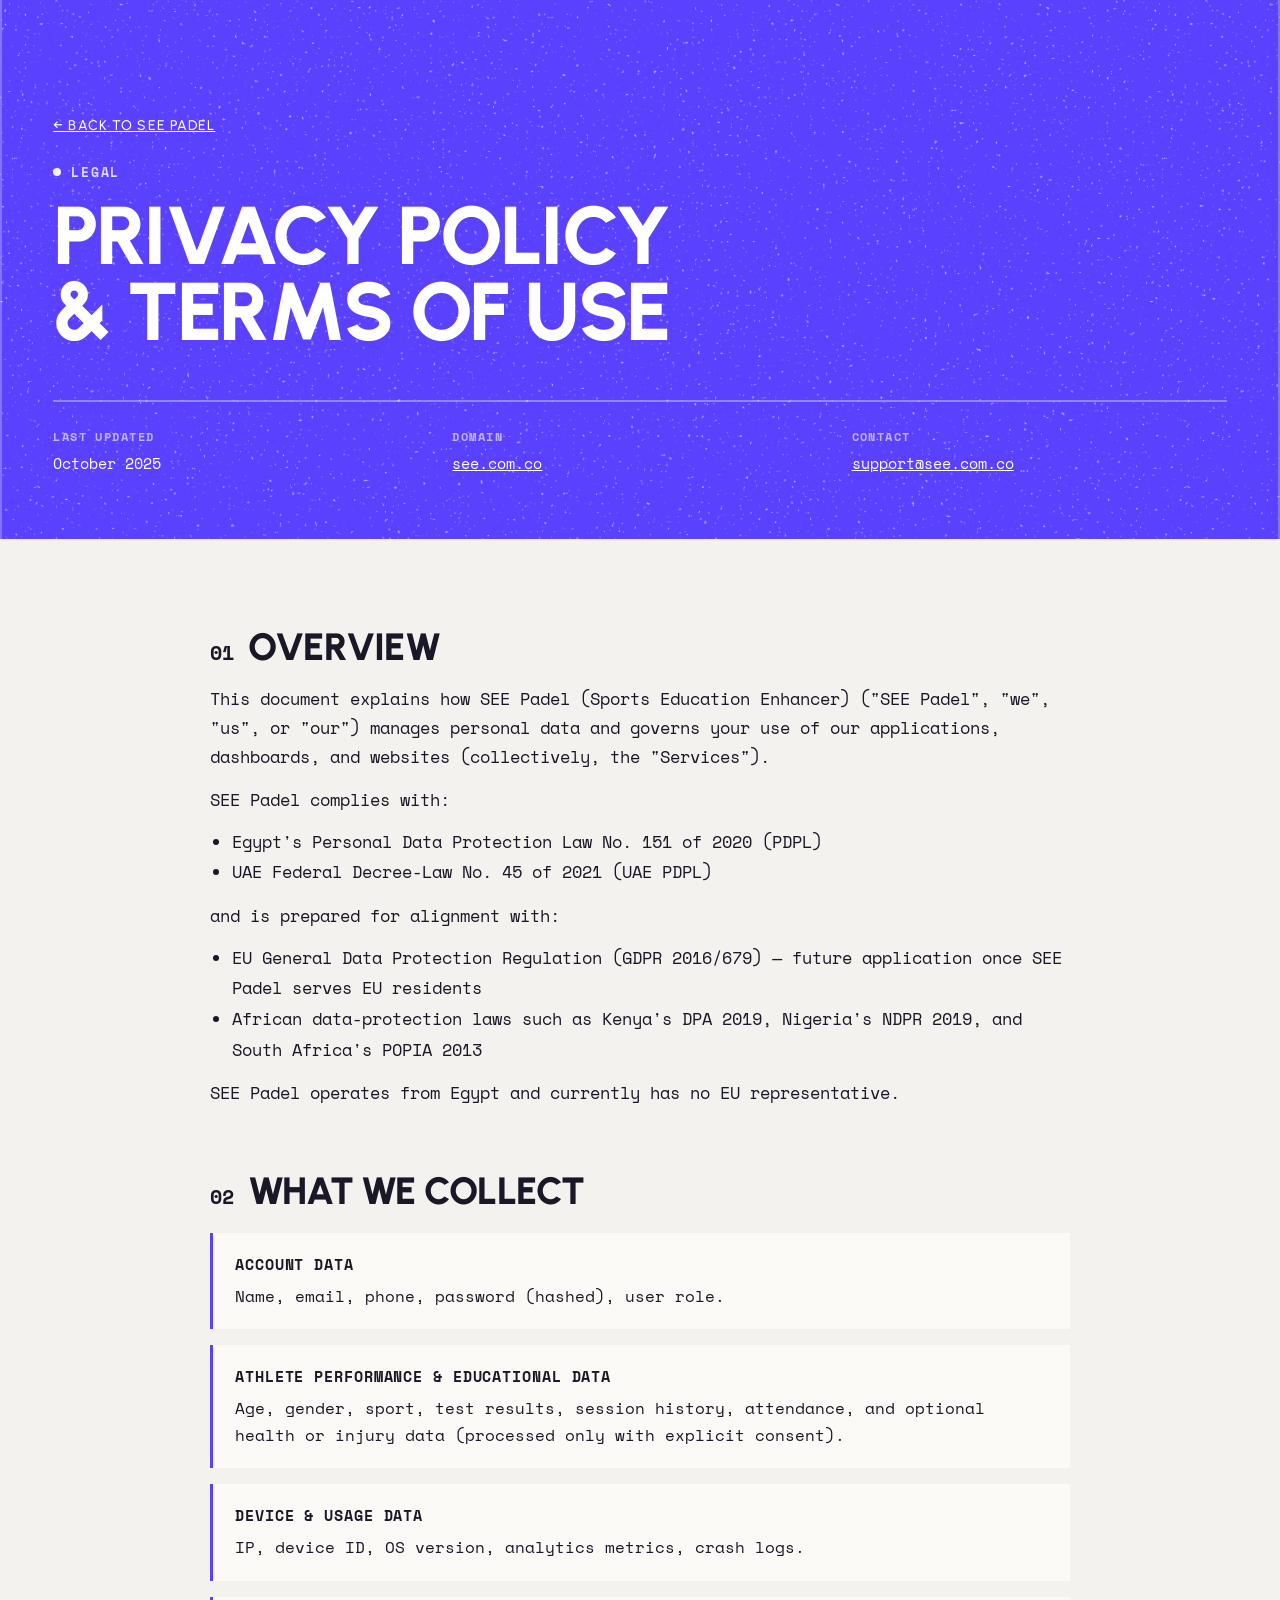
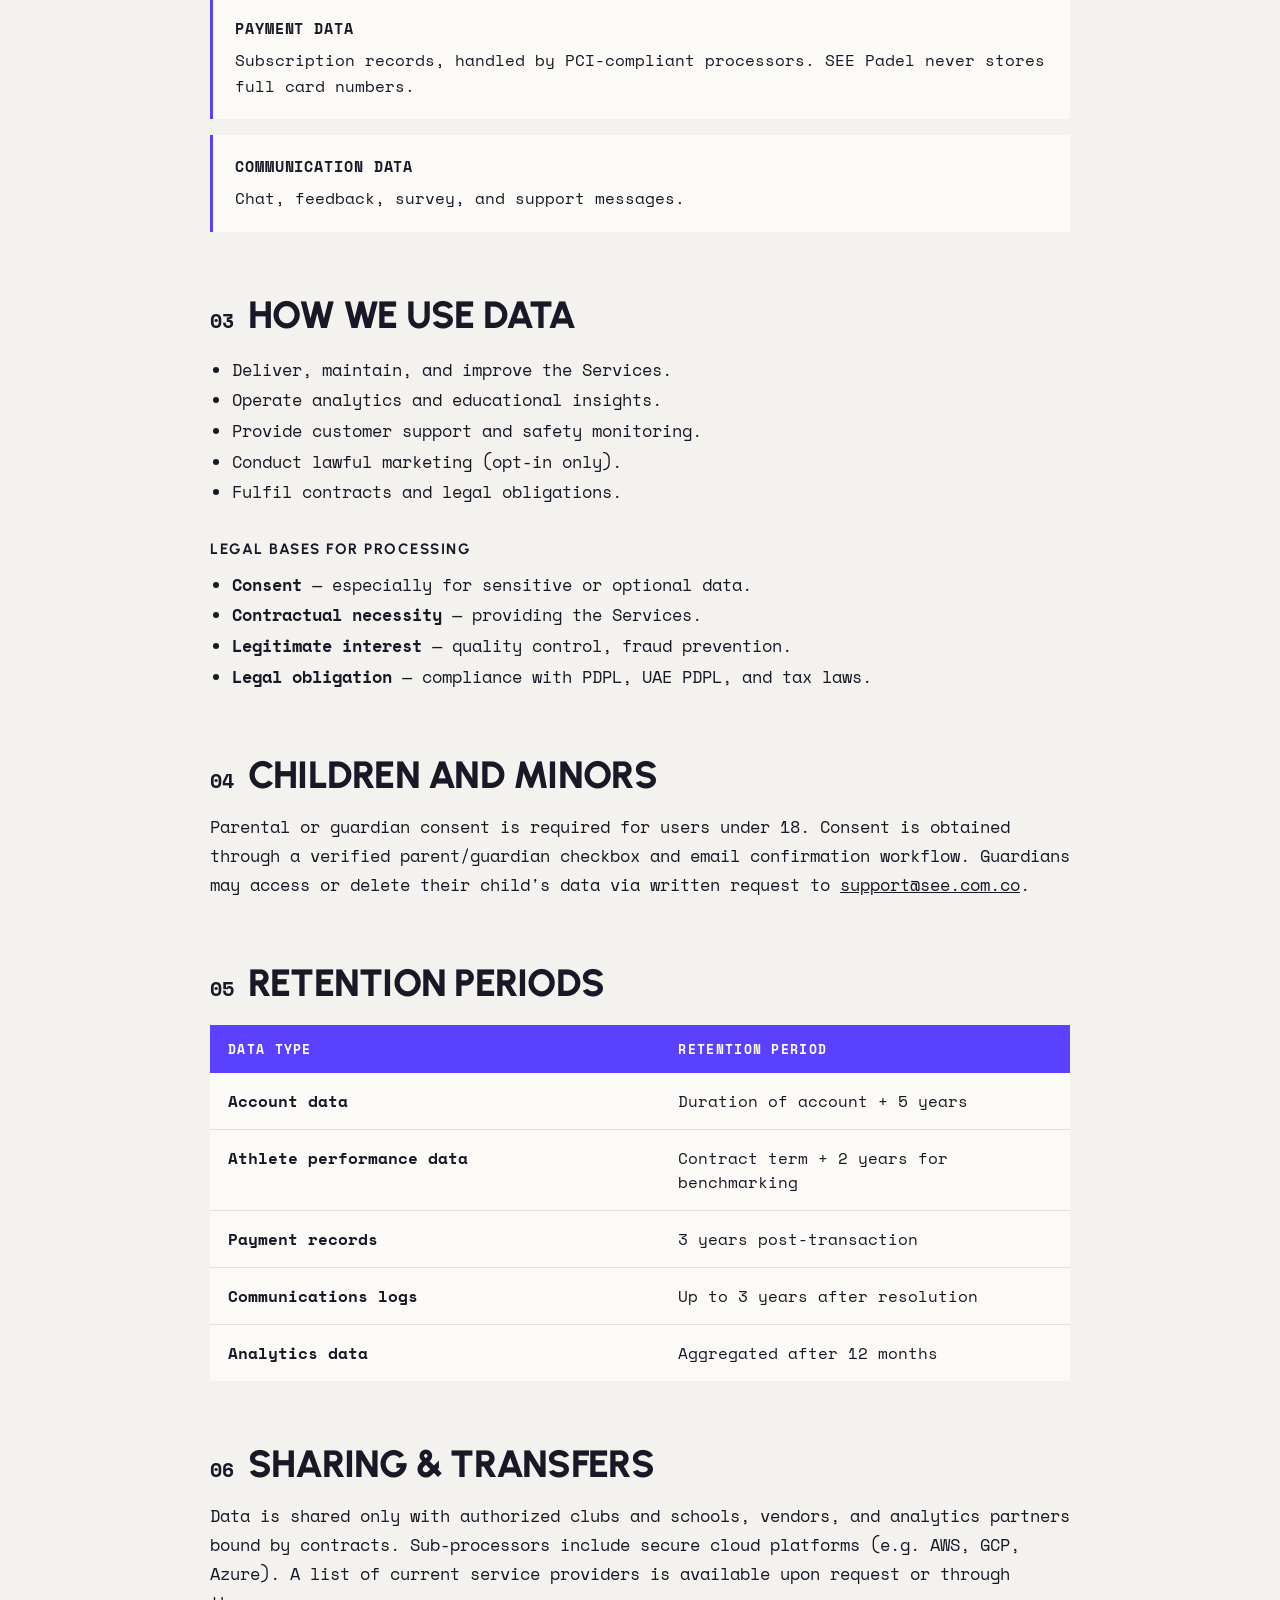
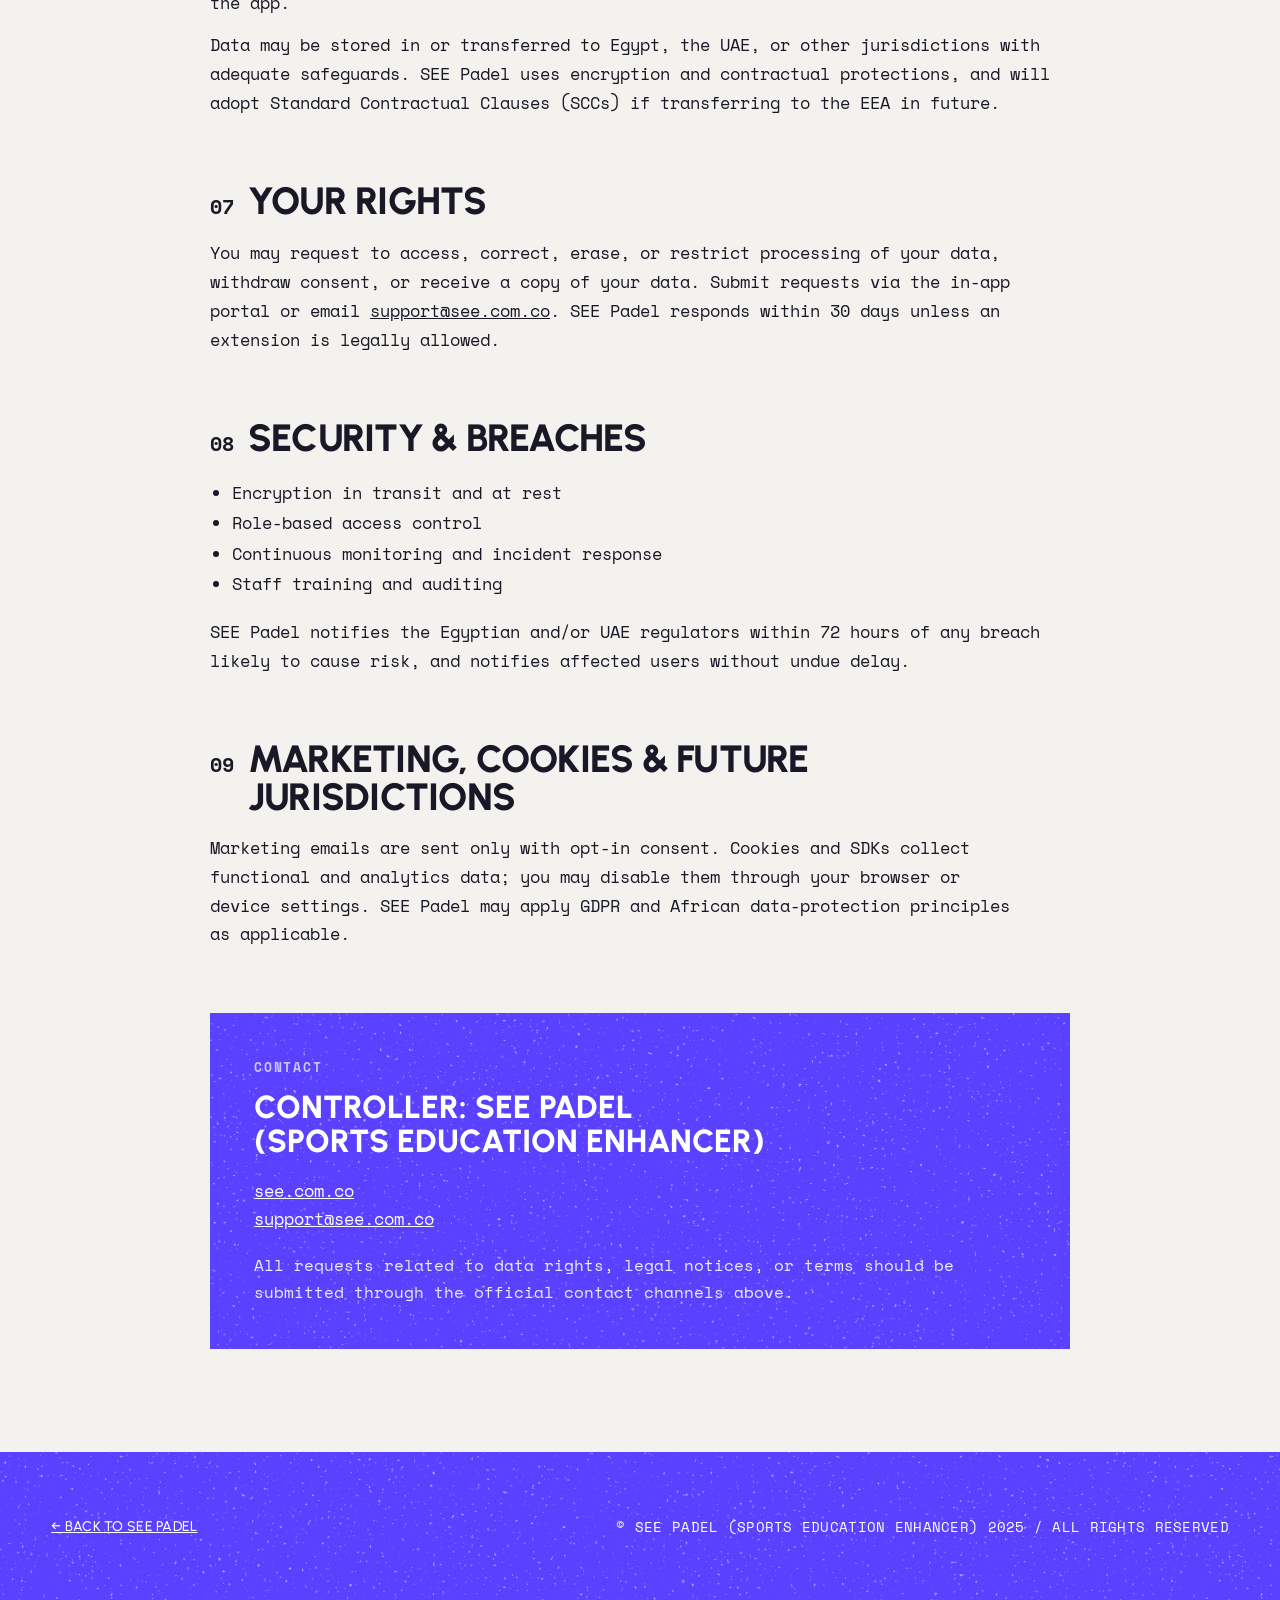
<file: privacy.html>
<!DOCTYPE html>
<html lang="en">
<head>
<meta charset="utf-8">
<meta name="viewport" content="width=device-width, initial-scale=1">
<title>Privacy Policy &amp; Terms of Use — See Padel</title>
<link rel="icon" href="./assets/logo-mark.png">
<link rel="preconnect" href="https://fonts.googleapis.com">
<link rel="preconnect" href="https://fonts.gstatic.com" crossorigin>
<link href="https://fonts.googleapis.com/css2?family=Urbanist:wght@500;600;700;800&family=Space+Mono:wght@400;700&display=swap" rel="stylesheet">
<link rel="stylesheet" href="./assets/foundation-tokens.css">
<link rel="stylesheet" href="./styles.css">
</head>
<body class="legal">

<section data-r="hero" style="position:relative;background-color:var(--primary);background-image:url('./assets/bg-noise.png');background-size:1150px auto;background-repeat:repeat;background-position:top center;color:#fff;font-family:var(--font-body);overflow:hidden">
  <div data-r="hero-inner" style="position:relative;padding:clamp(72px,9vw,132px) clamp(20px,4vw,72px) clamp(44px,5vw,72px);border-left:2px solid rgba(255,255,255,0.25);border-right:2px solid rgba(255,255,255,0.25)">
    <a href="./index.html" style="display:inline-flex;align-items:center;gap:10px;font-size:14px;font-weight:500;letter-spacing:0.08em;text-transform:uppercase;color:#fff">&larr; Back to see padel</a>
    <div style="display:flex;align-items:center;gap:10px;margin-top:28px;font-size:13px;font-weight:700;letter-spacing:0.14em;text-transform:uppercase;color:rgba(255,255,255,0.8);font-family:var(--font-mono)">
      <span style="width:8px;height:8px;border-radius:50%;background:var(--paper)"></span>Legal
    </div>
    <h1 data-r="h1" style="margin:16px 0 0;font-family:var(--font-body);font-weight:800;font-size:clamp(40px,6.4vw,96px);line-height:0.92;letter-spacing:-0.03em;text-transform:uppercase;text-wrap:balance">Privacy policy<br><span style="color:#fff">&amp; terms of use</span></h1>
    <div data-r="meta" style="display:grid;grid-template-columns:repeat(3,minmax(0,1fr));gap:24px;margin-top:clamp(32px,4vw,56px);padding-top:26px;border-top:2px solid rgba(255,255,255,0.35);font-size:15px;line-height:1.5;font-family:var(--font-mono)">
      <div>
        <div style="font-size:12px;font-weight:700;letter-spacing:0.12em;text-transform:uppercase;color:rgba(255,255,255,0.6)">Last updated</div>
        <div style="margin-top:6px">October 2025</div>
      </div>
      <div>
        <div style="font-size:12px;font-weight:700;letter-spacing:0.12em;text-transform:uppercase;color:rgba(255,255,255,0.6)">Domain</div>
        <div style="margin-top:6px"><a href="https://see.com.co" target="_blank" rel="noopener">see.com.co</a></div>
      </div>
      <div>
        <div style="font-size:12px;font-weight:700;letter-spacing:0.12em;text-transform:uppercase;color:rgba(255,255,255,0.6)">Contact</div>
        <div style="margin-top:6px"><a href="mailto:support@see.com.co">support@see.com.co</a></div>
      </div>
    </div>
  </div>
</section>

<section data-r="body" style="background:var(--paper);padding:clamp(56px,7vw,104px) clamp(20px,4vw,72px) clamp(72px,8vw,120px);font-family:var(--font-body);color:var(--ink)">
  <div style="max-width:860px;margin:0 auto;display:flex;flex-direction:column;gap:clamp(40px,5vw,64px)">

    <div>
      <div style="display:flex;align-items:baseline;gap:14px">
        <span style="font-family:var(--font-mono);font-weight:700;font-size:20px;color:var(--ink)">01</span>
        <h2 style="margin:0;font-family:var(--font-body);font-weight:800;font-size:clamp(24px,3vw,38px);line-height:1;letter-spacing:-0.02em;text-transform:uppercase;color:var(--ink)">Overview</h2>
      </div>
      <p style="margin:18px 0 0;font-size:17px;line-height:1.7;font-family:var(--font-mono);text-wrap:pretty">This document explains how SEE Padel (Sports Education Enhancer) ("SEE Padel", "we", "us", or "our") manages personal data and governs your use of our applications, dashboards, and websites (collectively, the "Services").</p>
      <p style="margin:14px 0 0;font-size:17px;line-height:1.7;font-family:var(--font-mono)">SEE Padel complies with:</p>
      <ul style="margin:12px 0 0;padding-left:22px;font-size:17px;line-height:1.8;font-family:var(--font-mono)">
        <li>Egypt's Personal Data Protection Law No. 151 of 2020 (PDPL)</li>
        <li>UAE Federal Decree-Law No. 45 of 2021 (UAE PDPL)</li>
      </ul>
      <p style="margin:14px 0 0;font-size:17px;line-height:1.7;font-family:var(--font-mono)">and is prepared for alignment with:</p>
      <ul style="margin:12px 0 0;padding-left:22px;font-size:17px;line-height:1.8;font-family:var(--font-mono)">
        <li>EU General Data Protection Regulation (GDPR 2016/679) &mdash; future application once SEE Padel serves EU residents</li>
        <li>African data-protection laws such as Kenya's DPA 2019, Nigeria's NDPR 2019, and South Africa's POPIA 2013</li>
      </ul>
      <p style="margin:14px 0 0;font-size:17px;line-height:1.7;font-family:var(--font-mono)">SEE Padel operates from Egypt and currently has no EU representative.</p>
    </div>

    <div>
      <div style="display:flex;align-items:baseline;gap:14px">
        <span style="font-family:var(--font-mono);font-weight:700;font-size:20px;color:var(--ink)">02</span>
        <h2 style="margin:0;font-family:var(--font-body);font-weight:800;font-size:clamp(24px,3vw,38px);line-height:1;letter-spacing:-0.02em;text-transform:uppercase;color:var(--ink)">What we collect</h2>
      </div>
      <div style="display:flex;flex-direction:column;gap:16px;margin-top:22px">
        <div style="padding:20px 22px;background:var(--surface);border-left:3px solid var(--primary)">
          <div style="font-size:15px;font-weight:700;letter-spacing:0.06em;text-transform:uppercase;color:var(--ink);font-family:var(--font-mono)">Account data</div>
          <p style="margin:8px 0 0;font-size:16px;line-height:1.65;font-family:var(--font-mono)">Name, email, phone, password (hashed), user role.</p>
        </div>
        <div style="padding:20px 22px;background:var(--surface);border-left:3px solid var(--primary)">
          <div style="font-size:15px;font-weight:700;letter-spacing:0.06em;text-transform:uppercase;color:var(--ink);font-family:var(--font-mono)">Athlete performance &amp; educational data</div>
          <p style="margin:8px 0 0;font-size:16px;line-height:1.65;font-family:var(--font-mono)">Age, gender, sport, test results, session history, attendance, and optional health or injury data (processed only with explicit consent).</p>
        </div>
        <div style="padding:20px 22px;background:var(--surface);border-left:3px solid var(--primary)">
          <div style="font-size:15px;font-weight:700;letter-spacing:0.06em;text-transform:uppercase;color:var(--ink);font-family:var(--font-mono)">Device &amp; usage data</div>
          <p style="margin:8px 0 0;font-size:16px;line-height:1.65;font-family:var(--font-mono)">IP, device ID, OS version, analytics metrics, crash logs.</p>
        </div>
        <div style="padding:20px 22px;background:var(--surface);border-left:3px solid var(--primary)">
          <div style="font-size:15px;font-weight:700;letter-spacing:0.06em;text-transform:uppercase;color:var(--ink);font-family:var(--font-mono)">Payment data</div>
          <p style="margin:8px 0 0;font-size:16px;line-height:1.65;font-family:var(--font-mono)">Subscription records, handled by PCI-compliant processors. SEE Padel never stores full card numbers.</p>
        </div>
        <div style="padding:20px 22px;background:var(--surface);border-left:3px solid var(--primary)">
          <div style="font-size:15px;font-weight:700;letter-spacing:0.06em;text-transform:uppercase;color:var(--ink);font-family:var(--font-mono)">Communication data</div>
          <p style="margin:8px 0 0;font-size:16px;line-height:1.65;font-family:var(--font-mono)">Chat, feedback, survey, and support messages.</p>
        </div>
      </div>
    </div>

    <div>
      <div style="display:flex;align-items:baseline;gap:14px">
        <span style="font-family:var(--font-mono);font-weight:700;font-size:20px;color:var(--ink)">03</span>
        <h2 style="margin:0;font-family:var(--font-body);font-weight:800;font-size:clamp(24px,3vw,38px);line-height:1;letter-spacing:-0.02em;text-transform:uppercase;color:var(--ink)">How we use data</h2>
      </div>
      <ul style="margin:20px 0 0;padding-left:22px;font-size:17px;line-height:1.8;font-family:var(--font-mono)">
        <li>Deliver, maintain, and improve the Services.</li>
        <li>Operate analytics and educational insights.</li>
        <li>Provide customer support and safety monitoring.</li>
        <li>Conduct lawful marketing (opt-in only).</li>
        <li>Fulfil contracts and legal obligations.</li>
      </ul>
      <h3 style="margin:32px 0 0;font-size:15px;font-weight:700;letter-spacing:0.1em;text-transform:uppercase;color:var(--ink)">Legal bases for processing</h3>
      <ul style="margin:12px 0 0;padding-left:22px;font-size:17px;line-height:1.8;font-family:var(--font-mono)">
        <li><strong>Consent</strong> &mdash; especially for sensitive or optional data.</li>
        <li><strong>Contractual necessity</strong> &mdash; providing the Services.</li>
        <li><strong>Legitimate interest</strong> &mdash; quality control, fraud prevention.</li>
        <li><strong>Legal obligation</strong> &mdash; compliance with PDPL, UAE PDPL, and tax laws.</li>
      </ul>
    </div>

    <div>
      <div style="display:flex;align-items:baseline;gap:14px">
        <span style="font-family:var(--font-mono);font-weight:700;font-size:20px;color:var(--ink)">04</span>
        <h2 style="margin:0;font-family:var(--font-body);font-weight:800;font-size:clamp(24px,3vw,38px);line-height:1;letter-spacing:-0.02em;text-transform:uppercase;color:var(--ink)">Children and minors</h2>
      </div>
      <p style="margin:18px 0 0;font-size:17px;line-height:1.7;font-family:var(--font-mono);text-wrap:pretty">Parental or guardian consent is required for users under 18. Consent is obtained through a verified parent/guardian checkbox and email confirmation workflow. Guardians may access or delete their child's data via written request to <a href="mailto:support@see.com.co">support@see.com.co</a>.</p>
    </div>

    <div>
      <div style="display:flex;align-items:baseline;gap:14px">
        <span style="font-family:var(--font-mono);font-weight:700;font-size:20px;color:var(--ink)">05</span>
        <h2 style="margin:0;font-family:var(--font-body);font-weight:800;font-size:clamp(24px,3vw,38px);line-height:1;letter-spacing:-0.02em;text-transform:uppercase;color:var(--ink)">Retention periods</h2>
      </div>
      <div data-r="table" style="margin-top:22px;background:var(--surface);font-size:16px;font-family:var(--font-mono)">
        <div style="display:grid;grid-template-columns:1.1fr 1fr;background:var(--primary);color:#fff;font-size:13px;font-weight:700;letter-spacing:0.1em;text-transform:uppercase">
          <div style="padding:14px 18px">Data type</div>
          <div style="padding:14px 18px">Retention period</div>
        </div>
        <div style="display:grid;grid-template-columns:1.1fr 1fr;border-bottom:1px solid var(--line)">
          <div style="padding:16px 18px;font-weight:600;color:var(--ink)">Account data</div>
          <div style="padding:16px 18px">Duration of account + 5 years</div>
        </div>
        <div style="display:grid;grid-template-columns:1.1fr 1fr;border-bottom:1px solid var(--line)">
          <div style="padding:16px 18px;font-weight:600;color:var(--ink)">Athlete performance data</div>
          <div style="padding:16px 18px">Contract term + 2 years for benchmarking</div>
        </div>
        <div style="display:grid;grid-template-columns:1.1fr 1fr;border-bottom:1px solid var(--line)">
          <div style="padding:16px 18px;font-weight:600;color:var(--ink)">Payment records</div>
          <div style="padding:16px 18px">3 years post-transaction</div>
        </div>
        <div style="display:grid;grid-template-columns:1.1fr 1fr;border-bottom:1px solid var(--line)">
          <div style="padding:16px 18px;font-weight:600;color:var(--ink)">Communications logs</div>
          <div style="padding:16px 18px">Up to 3 years after resolution</div>
        </div>
        <div style="display:grid;grid-template-columns:1.1fr 1fr">
          <div style="padding:16px 18px;font-weight:600;color:var(--ink)">Analytics data</div>
          <div style="padding:16px 18px">Aggregated after 12 months</div>
        </div>
      </div>
    </div>

    <div>
      <div style="display:flex;align-items:baseline;gap:14px">
        <span style="font-family:var(--font-mono);font-weight:700;font-size:20px;color:var(--ink)">06</span>
        <h2 style="margin:0;font-family:var(--font-body);font-weight:800;font-size:clamp(24px,3vw,38px);line-height:1;letter-spacing:-0.02em;text-transform:uppercase;color:var(--ink)">Sharing &amp; transfers</h2>
      </div>
      <p style="margin:18px 0 0;font-size:17px;line-height:1.7;font-family:var(--font-mono);text-wrap:pretty">Data is shared only with authorized clubs and schools, vendors, and analytics partners bound by contracts. Sub-processors include secure cloud platforms (e.g. AWS, GCP, Azure). A list of current service providers is available upon request or through the app.</p>
      <p style="margin:14px 0 0;font-size:17px;line-height:1.7;font-family:var(--font-mono);text-wrap:pretty">Data may be stored in or transferred to Egypt, the UAE, or other jurisdictions with adequate safeguards. SEE Padel uses encryption and contractual protections, and will adopt Standard Contractual Clauses (SCCs) if transferring to the EEA in future.</p>
    </div>

    <div>
      <div style="display:flex;align-items:baseline;gap:14px">
        <span style="font-family:var(--font-mono);font-weight:700;font-size:20px;color:var(--ink)">07</span>
        <h2 style="margin:0;font-family:var(--font-body);font-weight:800;font-size:clamp(24px,3vw,38px);line-height:1;letter-spacing:-0.02em;text-transform:uppercase;color:var(--ink)">Your rights</h2>
      </div>
      <p style="margin:18px 0 0;font-size:17px;line-height:1.7;font-family:var(--font-mono);text-wrap:pretty">You may request to access, correct, erase, or restrict processing of your data, withdraw consent, or receive a copy of your data. Submit requests via the in-app portal or email <a href="mailto:support@see.com.co">support@see.com.co</a>. SEE Padel responds within 30 days unless an extension is legally allowed.</p>
    </div>

    <div>
      <div style="display:flex;align-items:baseline;gap:14px">
        <span style="font-family:var(--font-mono);font-weight:700;font-size:20px;color:var(--ink)">08</span>
        <h2 style="margin:0;font-family:var(--font-body);font-weight:800;font-size:clamp(24px,3vw,38px);line-height:1;letter-spacing:-0.02em;text-transform:uppercase;color:var(--ink)">Security &amp; breaches</h2>
      </div>
      <ul style="margin:20px 0 0;padding-left:22px;font-size:17px;line-height:1.8;font-family:var(--font-mono)">
        <li>Encryption in transit and at rest</li>
        <li>Role-based access control</li>
        <li>Continuous monitoring and incident response</li>
        <li>Staff training and auditing</li>
      </ul>
      <p style="margin:18px 0 0;font-size:17px;line-height:1.7;font-family:var(--font-mono);text-wrap:pretty">SEE Padel notifies the Egyptian and/or UAE regulators within 72 hours of any breach likely to cause risk, and notifies affected users without undue delay.</p>
    </div>

    <div>
      <div style="display:flex;align-items:baseline;gap:14px">
        <span style="font-family:var(--font-mono);font-weight:700;font-size:20px;color:var(--ink)">09</span>
        <h2 style="margin:0;font-family:var(--font-body);font-weight:800;font-size:clamp(24px,3vw,38px);line-height:1;letter-spacing:-0.02em;text-transform:uppercase;color:var(--ink)">Marketing, cookies &amp; future jurisdictions</h2>
      </div>
      <p style="margin:18px 0 0;font-size:17px;line-height:1.7;font-family:var(--font-mono);text-wrap:pretty">Marketing emails are sent only with opt-in consent. Cookies and SDKs collect functional and analytics data; you may disable them through your browser or device settings. SEE Padel may apply GDPR and African data-protection principles as applicable.</p>
    </div>

    <div data-r="contact-card" style="padding:clamp(28px,4vw,44px);background-color:var(--primary);background-image:url('./assets/bg-noise.png');background-size:1150px auto;background-repeat:repeat;color:#fff">
      <div style="font-size:13px;font-weight:700;letter-spacing:0.14em;text-transform:uppercase;color:rgba(255,255,255,0.7);font-family:var(--font-mono)">Contact</div>
      <div style="margin-top:14px;font-family:var(--font-body);font-weight:800;font-size:clamp(22px,2.6vw,32px);line-height:1.05;text-transform:uppercase">Controller: SEE Padel<br>(Sports Education Enhancer)</div>
      <div style="margin-top:18px;font-size:17px;line-height:1.7;font-family:var(--font-mono)">
        <a href="https://see.com.co" target="_blank" rel="noopener">see.com.co</a><br>
        <a href="mailto:support@see.com.co">support@see.com.co</a>
      </div>
      <p style="margin:18px 0 0;font-size:16px;line-height:1.65;color:rgba(255,255,255,0.9);font-family:var(--font-mono);text-wrap:pretty">All requests related to data rights, legal notices, or terms should be submitted through the official contact channels above.</p>
    </div>

  </div>
</section>

<footer data-r="footer" style="background-color:var(--primary);background-image:url('./assets/bg-noise.png');background-size:1150px auto;background-repeat:repeat;background-position:top center;padding:clamp(40px,5vw,64px) clamp(20px,4vw,72px);color:#fff;font-family:var(--font-body)">
  <div data-r="footer-row" style="display:flex;flex-wrap:wrap;align-items:center;justify-content:space-between;gap:24px;font-size:14px;letter-spacing:0.02em;text-transform:uppercase">
    <a href="./index.html" style="display:inline-flex;align-items:center;gap:10px;font-weight:500">&larr; Back to see padel</a>
    <div style="font-family:var(--font-mono)">&copy; SEE Padel (Sports Education Enhancer) 2025 / All rights reserved</div>
  </div>
</footer>

</body>
</html>
</file>
<file: styles.css>
/* See Padel — landing page styles
   Ported from the Claude Design handoff (See Padel.dc.html).
   Palette/type repainted to BizQwik's foundation tokens
   (see assets/foundation-tokens.css): primary purple, paper/ink neutrals,
   Urbanist/Space Mono type, and the r-tile/r-button/r-card radius scale. */

html, body { margin:0; padding:0; height:auto; min-height:100%; overflow:visible; overflow-x:clip; }
body { background:var(--primary); -webkit-font-smoothing:antialiased; text-rendering:optimizeLegibility; }
*, *::before, *::after { box-sizing:border-box; }
img { max-width:100%; }
a { color:#fff; text-decoration:none; }
a:hover { color:var(--paper); }
html { scroll-behavior:smooth; }

/* ---- Hero noise field ---- */
[data-r="hero"] {
  background-image:url("./assets/bg-noise.png");
  background-size:1150px auto;
  background-repeat:repeat;
  background-position:top center;
}

/* ---- Anchored scroll targets ---- */
#features, #how, #faqs, #clubs { scroll-margin-top:0; }
[data-r="steps-wrap"], [data-r="faq-wrap"], [data-r="footer"], #clubs { position:relative; z-index:1; }

/* ---- Hover / focus affordances (were style-hover in the prototype) ---- */
@media (min-width:768px) {
  [data-r="cta"] > a, [data-r="cta2-buttons"] > a, [data-r="signin"] {
    border-radius:0;
    transition:border-radius 380ms cubic-bezier(0.22,1,0.36,1), background 260ms ease, border-color 260ms ease, color 260ms ease;
  }
  [data-r="cta"] > a > span, [data-r="cta2-buttons"] > a > span, [data-r="signin"] > span {
    display:inline-block;
    transition:transform 320ms cubic-bezier(0.22,1,0.36,1);
  }
  [data-r="cta"] > a:hover, [data-r="cta2-buttons"] > a:hover { border-radius:var(--r-button); }
  [data-r="signin"]:hover { border-radius:var(--r-tile); }
  [data-r="cta"] > a:hover > span, [data-r="cta2-buttons"] > a:hover > span, [data-r="signin"]:hover > span { transform:translateX(6px); }
}
[data-r="signin"]:hover { background:var(--sunken); color:var(--ink); }
[data-r="cta"] a.is-primary:hover { background:var(--sunken); color:var(--ink); }
[data-r="cta"] a.is-ghost:hover { background:rgba(255,255,255,0.18); color:#fff; border-color:#fff; }
[data-r="cta2-buttons"] a:hover { background:var(--sunken); color:var(--ink); }
[data-r="faq-item"] button:hover span:first-child { color:var(--ink); }

/* ---- FAB / burger / mobile menu ---- */
[data-r="fab"][data-on="true"] { transform:translateY(0) !important; pointer-events:auto !important; }
@media (hover:hover) and (pointer:fine) { [data-r="fab"]:hover { border-radius:var(--r-tile); } }
[data-r="burger"] > span { transition:transform 380ms cubic-bezier(0.22,1,0.36,1), opacity 220ms ease; }
[data-r="burger"][data-x="true"] > span:nth-child(1) { transform:translateY(7px) rotate(45deg); }
[data-r="burger"][data-x="true"] > span:nth-child(2) { opacity:0; transform:scaleX(0.4); }
[data-r="burger"][data-x="true"] > span:nth-child(3) { transform:translateY(-7px) rotate(-45deg); }
[data-r="fab"] > span { transition:transform 380ms cubic-bezier(0.22,1,0.36,1), opacity 220ms ease; }
[data-r="fab"][data-x="true"] > span:nth-child(1) { transform:translateY(7px) rotate(45deg); }
[data-r="fab"][data-x="true"] > span:nth-child(2) { opacity:0; transform:scaleX(0.4); }
[data-r="fab"][data-x="true"] > span:nth-child(3) { transform:translateY(-7px) rotate(-45deg); }
[data-r="fabmenu"][data-open="true"] { opacity:1 !important; visibility:visible !important; pointer-events:auto !important; transition-delay:0s !important; }
[data-r="fabmenu"] a:hover { color:var(--paper); }

/* ---- Keyframes for the hero intro ---- */
@keyframes heroDown { from { opacity:0; transform:translateY(-26px); filter:blur(14px); } to { opacity:1; transform:translateY(0); filter:blur(0); } }
@keyframes heroUp { from { opacity:0; transform:translateY(70px); filter:blur(18px); } to { opacity:1; transform:translateY(0); filter:blur(0); } }
@keyframes heroHand { from { opacity:0; transform:translateX(var(--hand-x,-50%)) translateY(90px); filter:blur(20px); } to { opacity:1; transform:translateX(var(--hand-x,-50%)) translateY(0); filter:blur(0); } }
@keyframes heroLeft { from { opacity:0; transform:translateX(-64px); filter:blur(16px); } to { opacity:1; transform:translateX(0); filter:blur(0); } }
@keyframes heroRight { from { opacity:0; transform:translateX(64px); filter:blur(16px); } to { opacity:1; transform:translateX(0); filter:blur(0); } }
@keyframes heroFrame { from { opacity:0; filter:blur(10px); } to { opacity:1; filter:blur(0); } }

@media (prefers-reduced-motion:reduce) {
  [data-r="header"], [data-r="hand"], [data-r="line"], [data-r="copy"], [data-r="frame"] { animation:none !important; opacity:1 !important; filter:none !important; }
}

/* =====================================================================
   Responsive rules (verbatim from the prototype's media queries)
   ===================================================================== */
@media (max-width:767px) {
  [data-r="nav"] { display:none !important; }
  [data-r="nav"][data-open="never"] { display:flex !important; position:absolute !important; top:100% !important; left:0 !important; right:0 !important; flex-direction:column !important; align-items:flex-start !important; gap:22px !important; background:var(--primary-pressed) !important; border-bottom:2px solid #fff !important; padding:24px 22px !important; z-index:20 !important; }
  [data-r="burger"] { display:flex !important; }
  [data-r="header"] { position:relative !important; padding:16px 20px !important; gap:14px !important; }
  [data-r="logo"] { height:34px !important; }
  [data-r="signin"] { padding:12px 16px !important; font-size:15px !important; }
  [data-r="hero"] { min-height:0 !important; padding:0 14px !important; }
  [data-r="rule-l"] { left:14px !important; }
  [data-r="rule-r"] { right:14px !important; }
  [data-r="frame"] { min-height:0 !important; overflow:hidden !important; }
  [data-r="body"] { padding:26px 20px 44px !important; gap:26px !important; min-height:min(96vw,760px) !important; justify-content:space-between !important; }
  [data-r="line"] { font-size:12.4vw !important; }
  [data-r="hand"] { position:absolute !important; left:50% !important; right:auto !important; top:auto !important; bottom:0 !important; height:calc(100% - 34px) !important; width:auto !important; max-width:none !important; --hand-x:-50%; margin:0 !important; z-index:2 !important; }
  [data-r="copy"] { max-width:none !important; gap:16px !important; z-index:3 !important; margin:0 !important; padding:0 !important; background:none !important; }
  [data-r="cta"] a + a { background:rgba(255,255,255,0.10) !important; -webkit-backdrop-filter:blur(14px) saturate(140%) !important; backdrop-filter:blur(14px) saturate(140%) !important; color:#fff !important; border-color:rgba(255,255,255,0.55) !important; }
  [data-r="para"] { max-width:420px !important; font-size:16px !important; }

  [data-r="hl"] { grid-template-columns:1fr !important; }
  [data-r="hl-card"] { border-top:2px solid #fff !important; min-height:84vw !important; aspect-ratio:auto !important; width:100% !important; }
  [data-r="hl-mockup-slot"] { inset:0 !important; z-index:4 !important; }
  [data-r="hl-courtline"] { z-index:1 !important; right:8% !important; }
  [data-r="hl-divider"] { left:8% !important; z-index:1 !important; }
  [data-r="hl-h2"] { font-size:min(7.4vw,54px) !important; }

  [data-r="feat"] { grid-template-columns:1fr !important; grid-template-rows:auto auto !important; gap:18px !important; padding:28px 20px !important; position:sticky !important; top:0 !important; height:100svh !important; min-height:0 !important; overflow:hidden !important; align-content:center !important; }
  [data-r="feat"] p { font-size:15px !important; line-height:1.55 !important; }
  [data-r="feat"] > div:last-child { gap:14px !important; }
  [data-r="feat-h2"] { font-size:min(6.6vw,40px) !important; }
  [data-r="feat-card"] { aspect-ratio:0.759 / 1 !important; height:auto !important; }
  [data-r="feat-card"][data-r-keep-aspect] { aspect-ratio:0.759 / 1 !important; height:auto !important; min-height:0 !important; max-height:none !important; width:100% !important; max-width:100% !important; margin:0 !important; }
  [data-r="feat-card"] > img { object-fit:contain !important; object-position:center bottom !important; }
  [data-r="feat-card"] > img[data-r="feat-img-m"] ~ img, [data-r="feat-card"] > img:not([data-r="feat-img-m"]) { display:none !important; }
  [data-r="feat-card"] > img[data-r="feat-img-m"] { display:block !important; position:absolute !important; inset:auto !important; top:-4.90% !important; left:-9.10% !important; width:118.20% !important; height:113.47% !important; object-fit:fill !important; }

  [data-r="footer"] { display:flex !important; flex-direction:column !important; padding-bottom:0 !important; }
  [data-r="footer-top"] { order:1 !important; grid-template-columns:1fr !important; gap:26px !important; }
  [data-r="footer-top"] img { margin-bottom:34px !important; }
  [data-r="footer-bottom"] { order:2 !important; margin-top:34px !important; grid-template-columns:1fr 1fr !important; gap:22px !important; font-size:13px !important; display:grid !important; }
  [data-r="footer-word"] { order:4 !important; margin:26px 0 0 !important; padding:0 !important; }
  [data-r="footer-copy"] { display:none !important; }
  [data-r="footer-copy-m"] { display:block !important; order:3 !important; position:relative !important; z-index:2 !important; margin-top:18px !important; }
  [data-r="footer-nav"] { display:none !important; }
  [data-r="footer-nav-m"] { display:flex !important; grid-column:1 / -1 !important; margin-bottom:6px !important; }
  [data-r="footer-wordmark"] { color:#fff !important; -webkit-mask-image:linear-gradient(to bottom,#000 0%,#000 56%,rgba(0,0,0,0.35) 82%,rgba(0,0,0,0) 100%) !important; mask-image:linear-gradient(to bottom,#000 0%,#000 56%,rgba(0,0,0,0.35) 82%,rgba(0,0,0,0) 100%) !important; }
  [data-r="footer-social"] { gap:14px !important; flex-wrap:wrap !important; }

  [data-r="faq"] { grid-template-columns:1fr !important; gap:26px !important; }
  [data-r="faq-h2"] { font-size:min(9vw,44px) !important; }
  [data-r="faq-wrap"] { padding:64px 20px !important; }

  [data-r="cta-panel"] { grid-template-columns:1fr !important; }
  [data-r="cta-card"] { min-height:92vw !important; border-top:2px solid #fff !important; }
  [data-r="cta-divider"] { display:block !important; left:8% !important; z-index:1 !important; }
  [data-r="cta-courtline"] { right:8% !important; z-index:1 !important; }
  #seepadel-cta-mockup { z-index:4 !important; }
  [data-r="cta-h2"] { font-size:min(7.4vw,54px) !important; }
  [data-r="cta2-buttons"] a { flex:1 1 auto !important; justify-content:center !important; }

  [data-r="steps-wrap"] { height:auto !important; }
  [data-r="steps"] { position:static !important; height:auto !important; padding:56px 20px !important; gap:26px !important; }
  [data-r="steps-grid"] { grid-template-columns:1fr !important; gap:26px !important; }
  [data-r="steps-h2"] { font-size:min(9vw,44px) !important; }
  [data-r="steps-media"] { display:none !important; }
  [data-r="steps-list"] { padding-left:26px !important; height:auto !important; justify-content:flex-start !important; gap:26px !important; }
  [data-r="step"] { opacity:1 !important; flex-direction:column !important; flex:0 0 auto !important; }
  [data-r="step-media"] { display:block !important; width:100% !important; height:108vw !important; object-fit:contain !important; margin:16px auto 4px !important; background:none !important; border:0 !important; border-radius:0 !important; overflow:visible !important; transform-origin:center center !important; }
  [data-r="step-num"] { width:40px !important; height:40px !important; font-size:17px !important; }

  [data-r="inside-h2"] { font-size:min(13vw,62px) !important; }
  [data-r="inside-img"] { display:none !important; }
  [data-r="inside-img-m"] { display:block !important; width:100% !important; max-width:none !important; height:auto !important; margin:10px 0 0 !important; }
  [data-r="inside"] { padding-bottom:40px !important; }
}

@media (max-width:1023px) {
  [data-r="inside"] { min-height:100svh !important; display:flex !important; flex-direction:column !important; justify-content:space-between !important; box-sizing:border-box !important; }
}

@media (max-width:480px) {
  [data-r="hl-stats"] { width:88% !important; }
  [data-r="signin"] { display:none !important; }
  [data-r="logo"] { height:40px !important; }
  [data-r="body"] { padding:34px 18px 44px !important; gap:34px !important; min-height:152vw !important; justify-content:space-between !important; }
  [data-r="head"] { align-items:center !important; }
  [data-r="line"] { font-size:21vw !important; white-space:normal !important; text-align:center !important; }
  [data-r="hand"] { --hand-x:-46%; }
  [data-r="copy"] { max-width:none !important; gap:22px !important; }
  [data-r="copy"] h1 { font-size:8.6vw !important; }
  [data-r="para"] { max-width:100% !important; font-size:16px !important; }
  [data-r="cta"] { flex-direction:column !important; align-items:stretch !important; gap:12px !important; flex-wrap:nowrap !important; }
  [data-r="cta"] a { flex:0 0 auto !important; width:100% !important; box-sizing:border-box !important; justify-content:center !important; padding:16px 14px !important; font-size:15px !important; white-space:nowrap !important; }
}

/* ---- Privacy page ---- */
body.legal { background:var(--paper); }
body.legal a { color:var(--ink); text-decoration:underline; }
body.legal a:hover { color:var(--ink); }
body.legal [data-r="hero"] a, body.legal [data-r="footer"] a, body.legal [data-r="contact-card"] a { color:#fff; }
body.legal [data-r="hero"] a:hover, body.legal [data-r="footer"] a:hover, body.legal [data-r="contact-card"] a:hover { color:var(--paper); }
@media (max-width:767px) {
  body.legal [data-r="h1"] { font-size:min(13vw,60px) !important; }
  body.legal [data-r="meta"] { grid-template-columns:1fr !important; gap:14px !important; }
  body.legal [data-r="body"] { padding:48px 20px 72px !important; }
  body.legal [data-r="hero-inner"] { padding:92px 20px 48px !important; }
  body.legal [data-r="table"] { font-size:14px !important; }
  body.legal [data-r="footer-row"] { flex-direction:column !important; gap:18px !important; }
}
</file>
